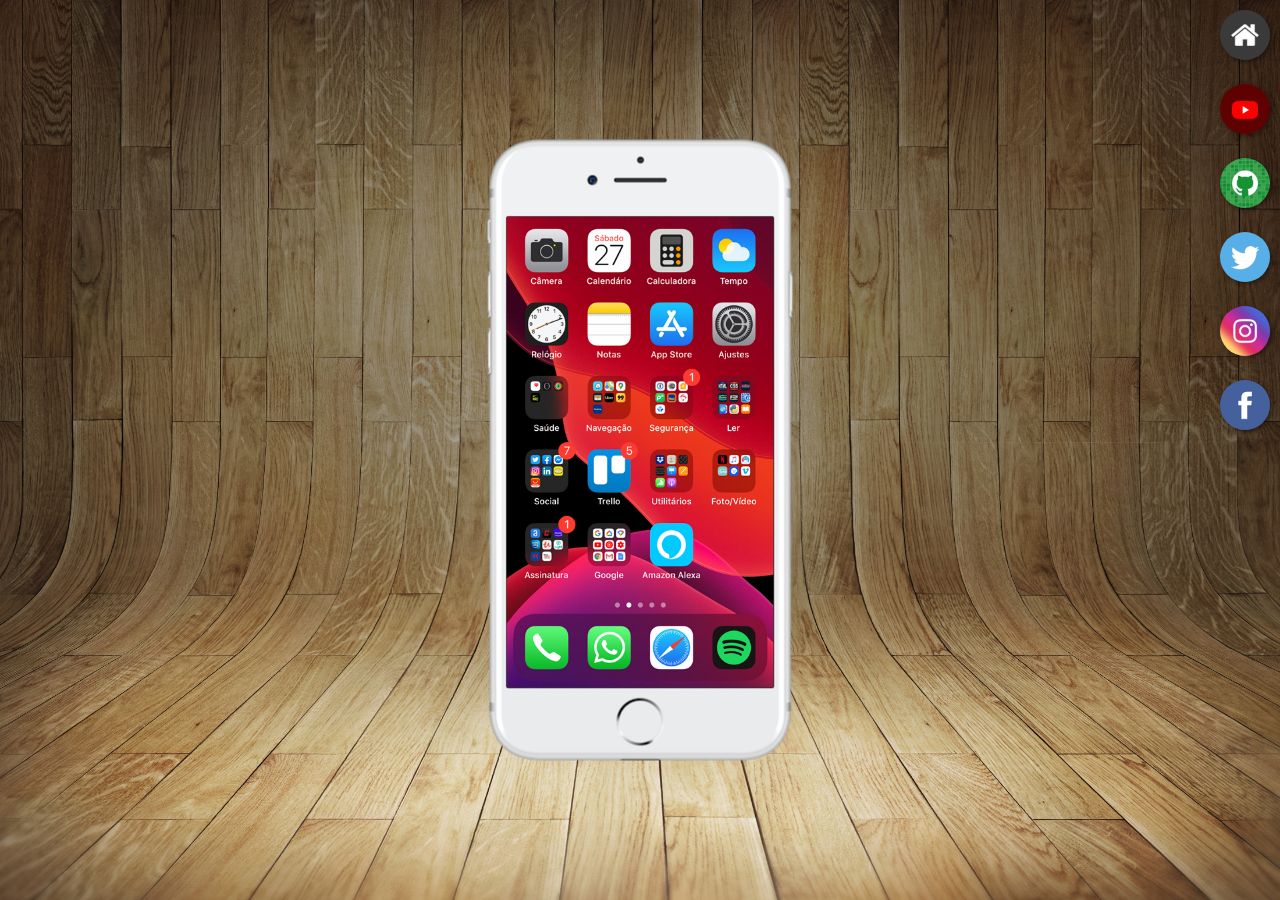
<file: index.html>
<!DOCTYPE html>
<html lang="pt-br">
<head>
    <meta charset="UTF-8">
    <meta name="viewport" content="width=device-width, initial-scale=1.0">
    <title>Projeto Redes Sociais</title>
    <link rel="stylesheet" href="estilos/style.css">
    <link rel="shortcut icon" href="favicon.ico" type="image/x-icon">
</head>
<body>
    <main>
        <section id="telefone">
            <iframe src="home.html" name="tela" id="tela" frameborder="0">

            </iframe>
        </section>
        <section id="redes-sociais">
            <a href="home.html" target="tela"><img src="imagens/logo-home.jpg" alt=""></a> <br>
            <a href="youtube.html" target="tela"><img src="imagens/logo-youtube.jpg" alt=""></a> <br>
            <a href="github.html" target="tela"><img src="imagens/logo-github.jpg" alt=""></a> <br>
            <a href="twitter.html" target="tela"><img src="imagens/logo-twitter.jpg" alt=""></a> <br>
            <a href="instagram.html" target="tela"><img src="imagens/logo-instagram.jpg" alt=""></a> <br>
            <a href="facebook.html" target="tela"><img src="imagens/logo-facebook.jpg" alt=""></a>
        </section>
    </main>
</body>
</html>
</file>
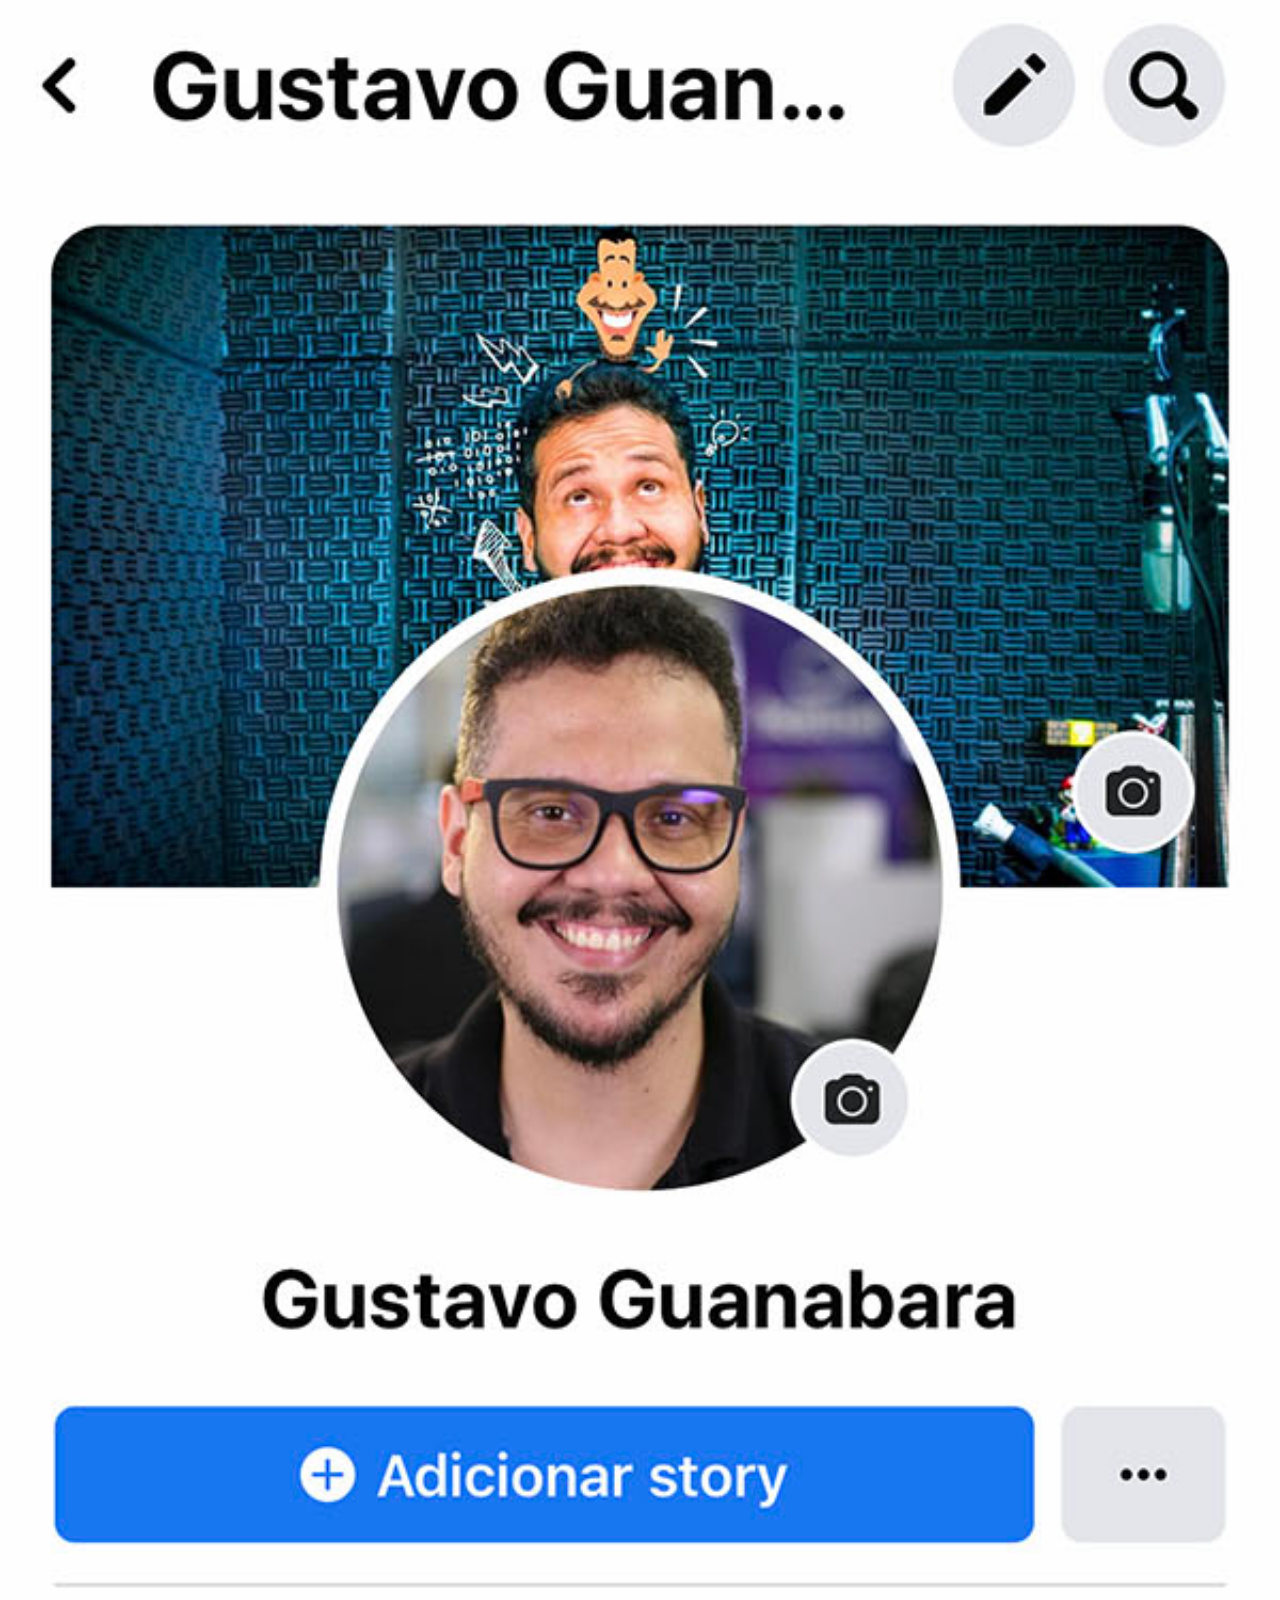
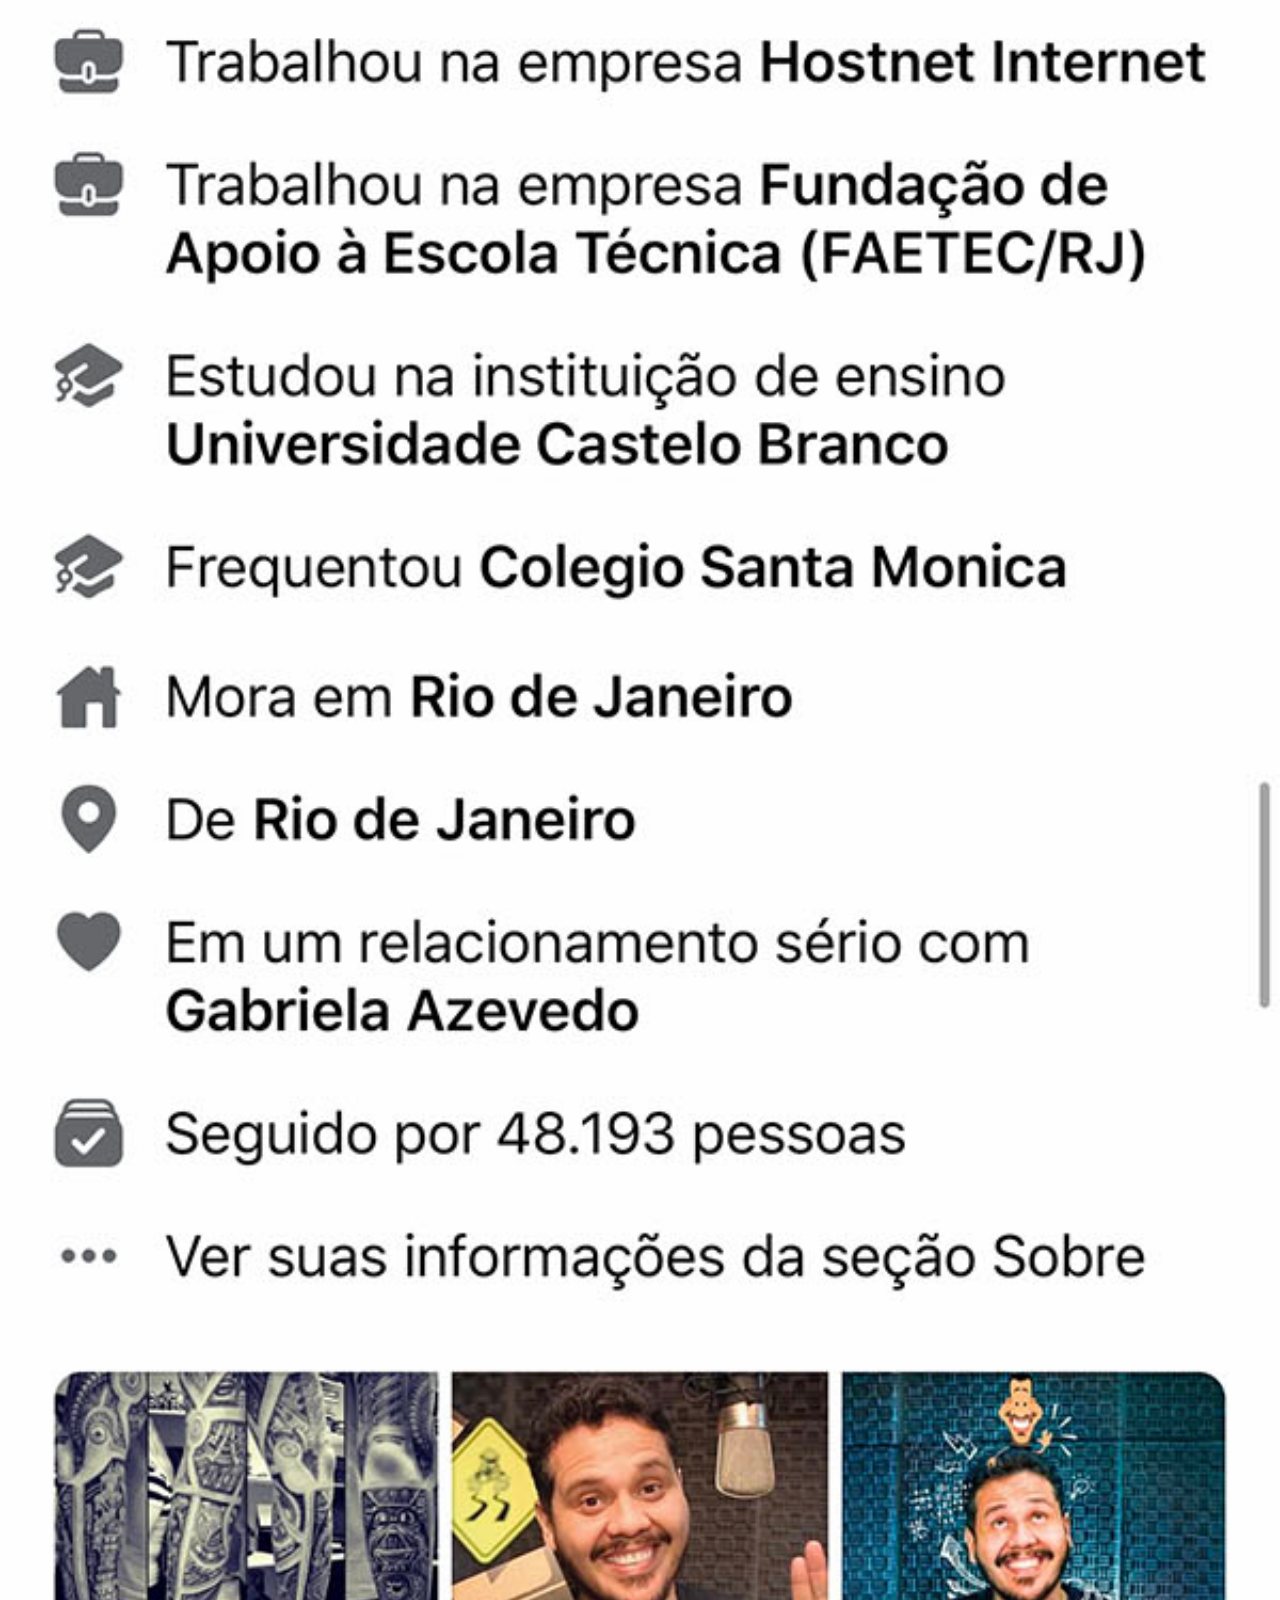
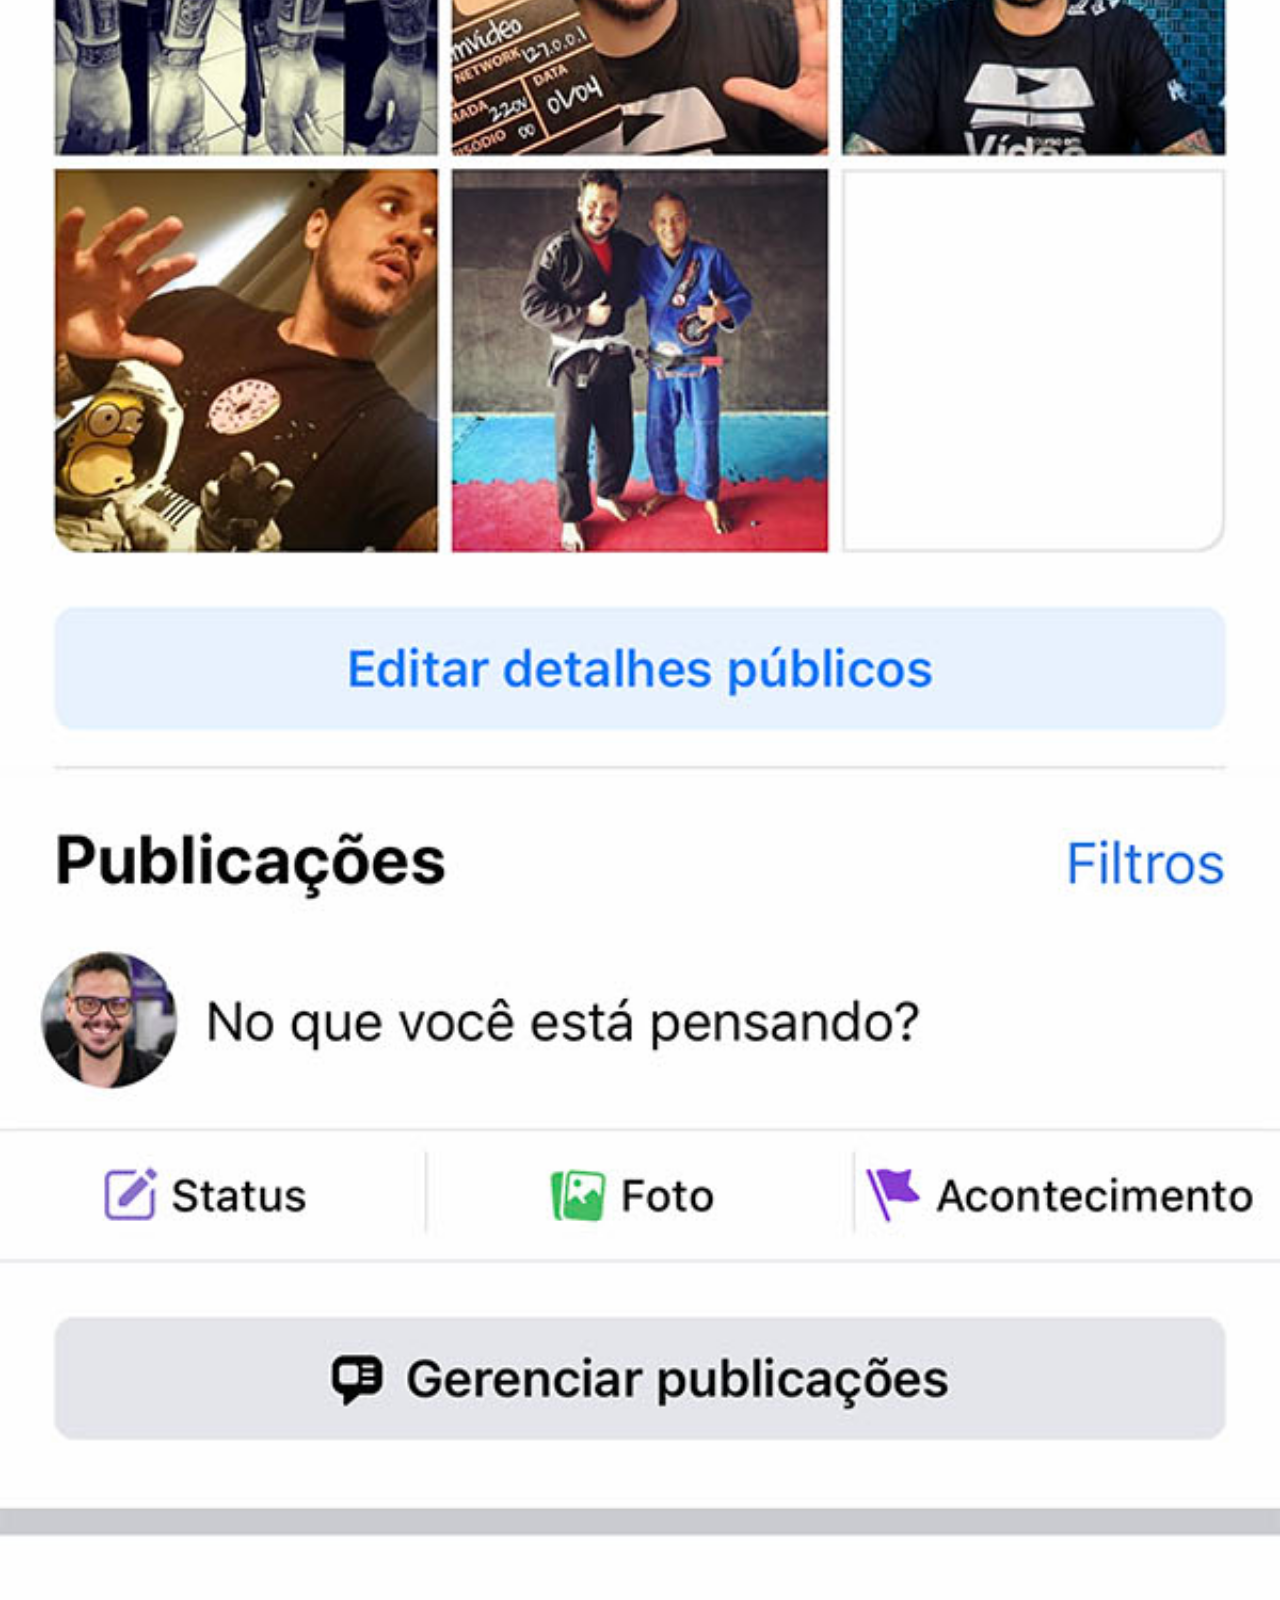
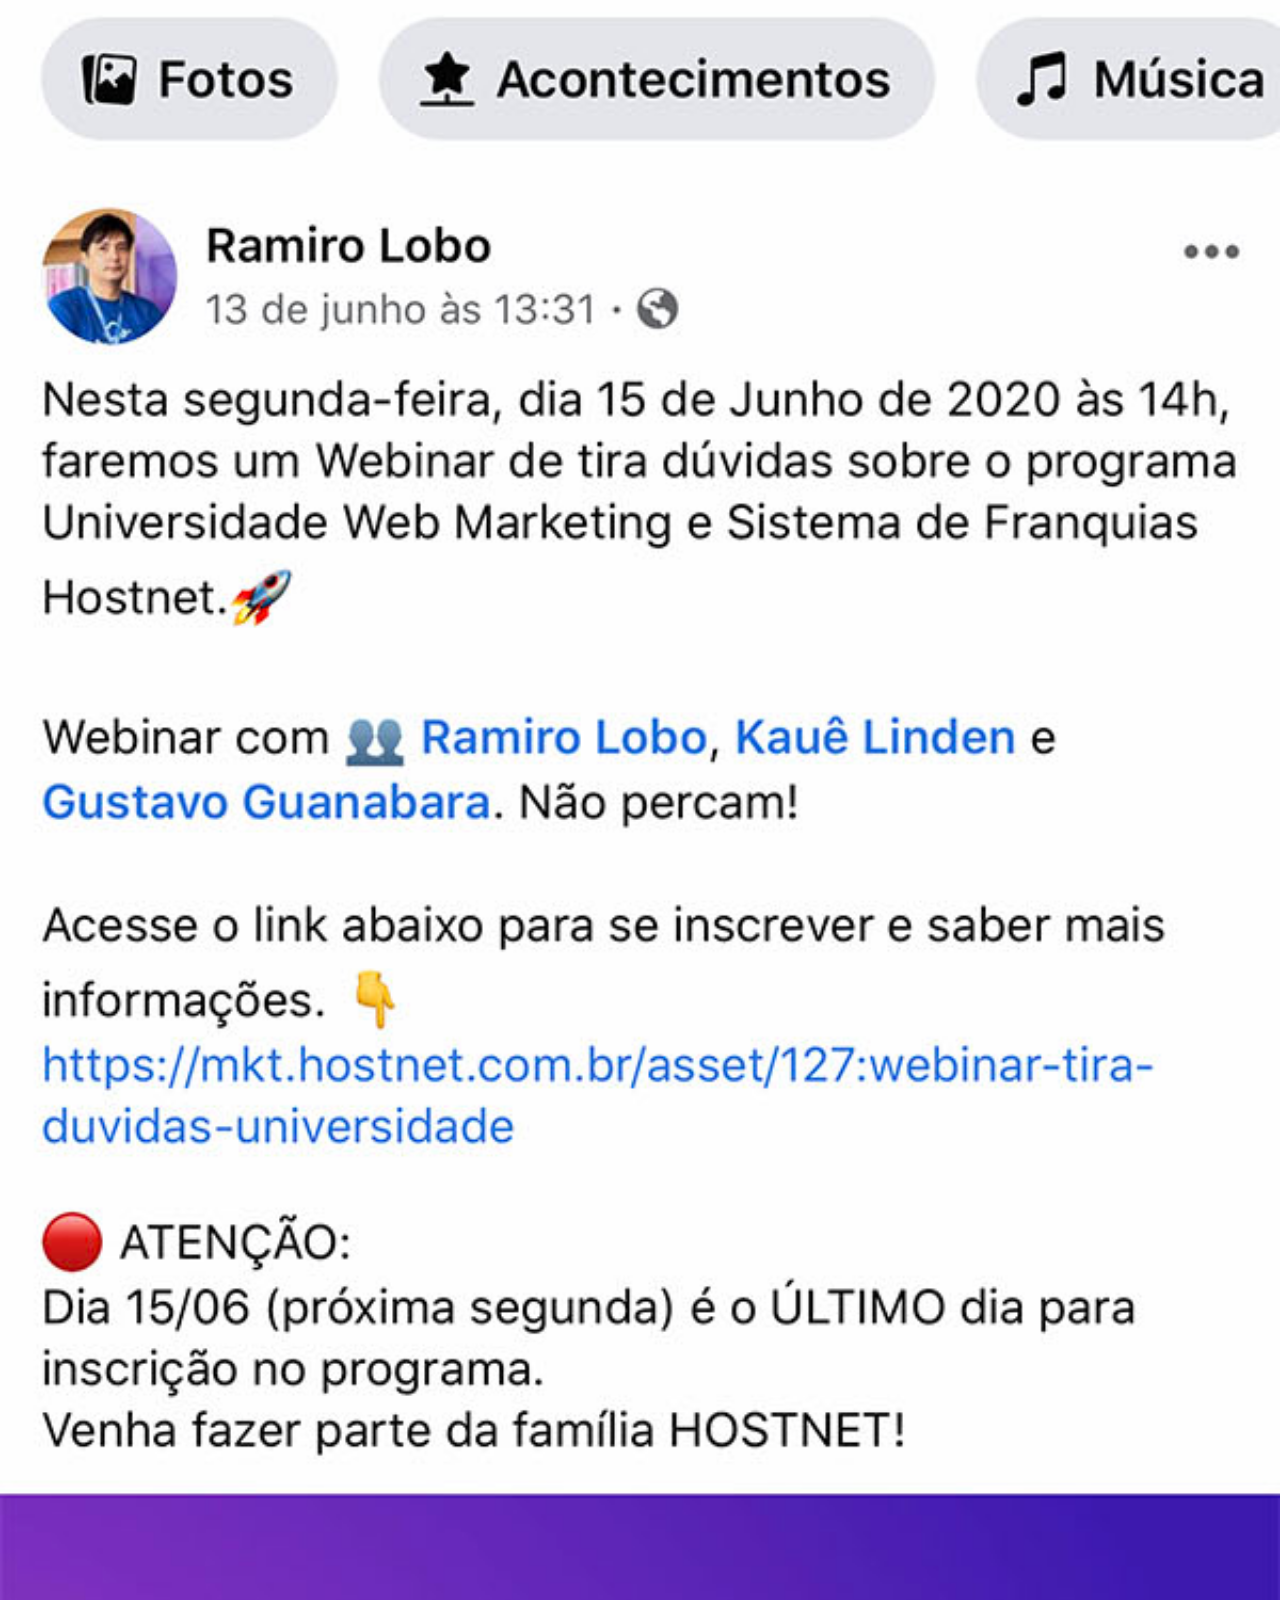
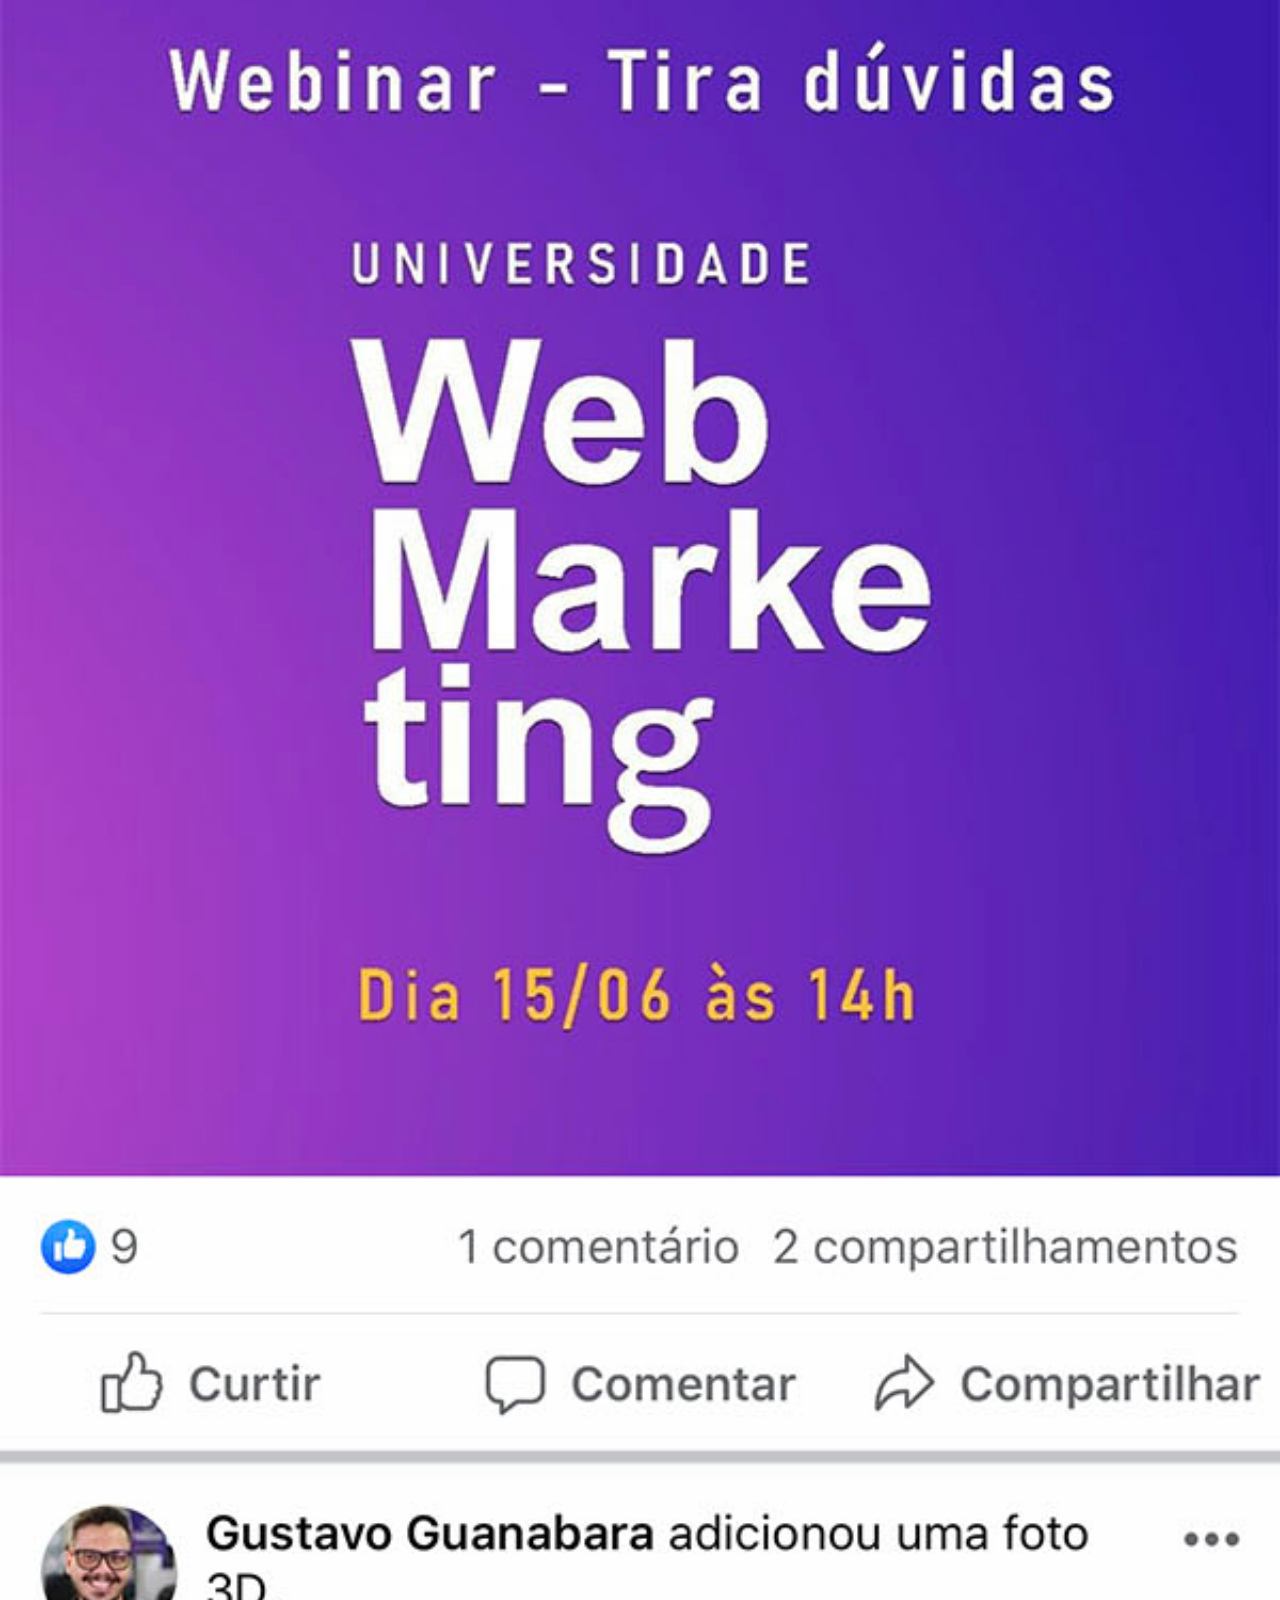
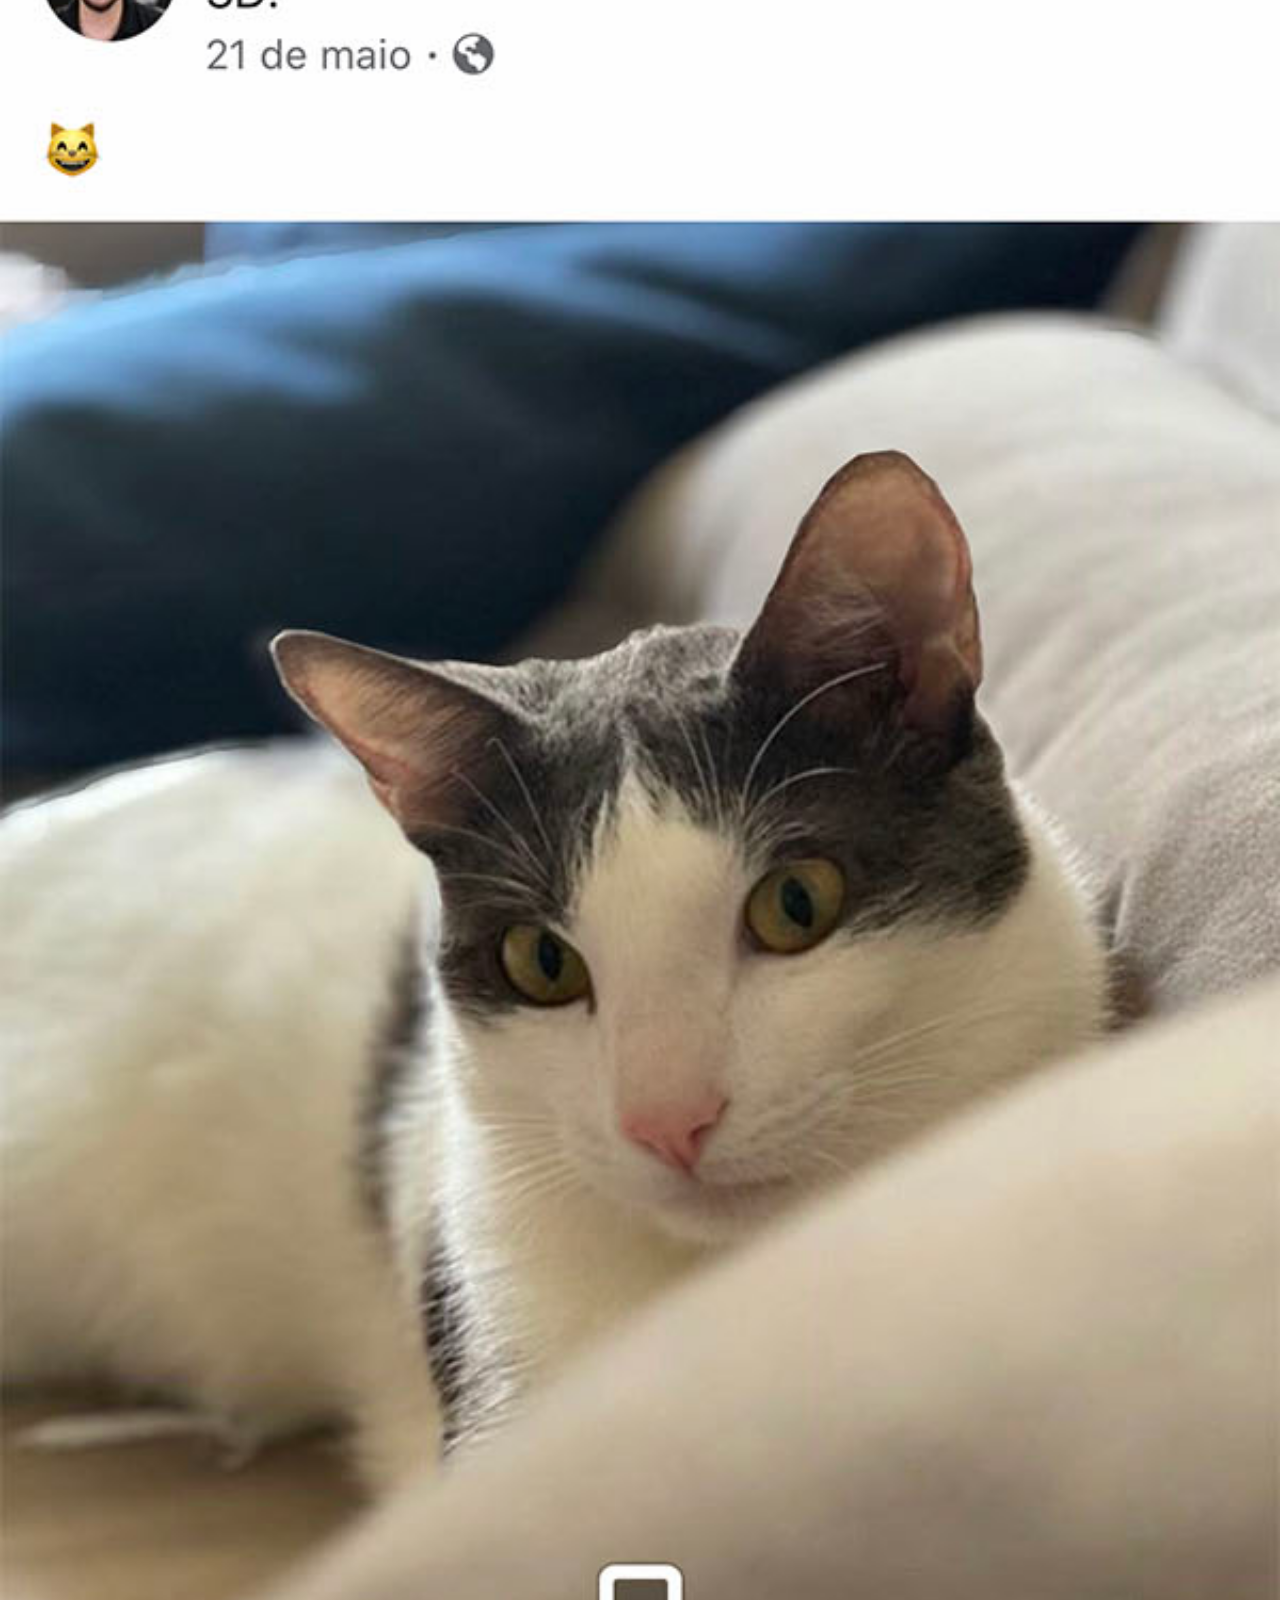
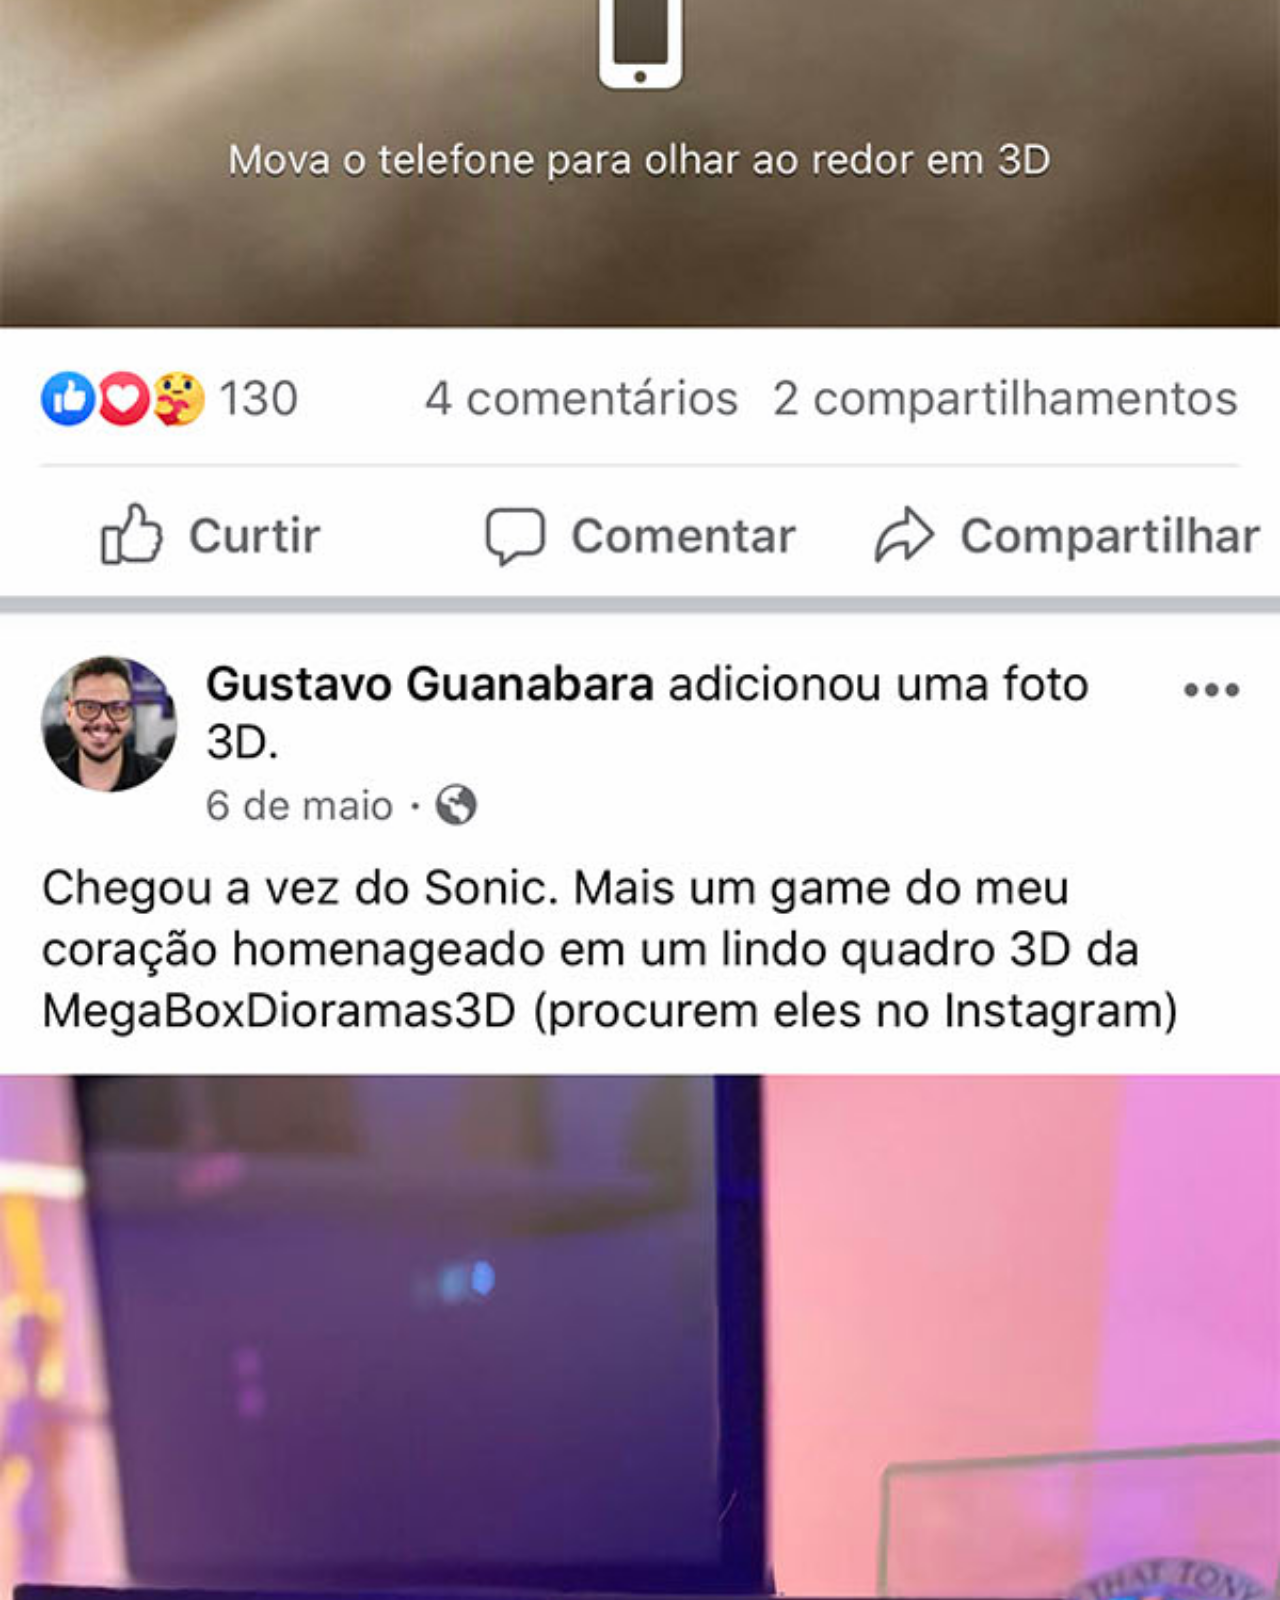
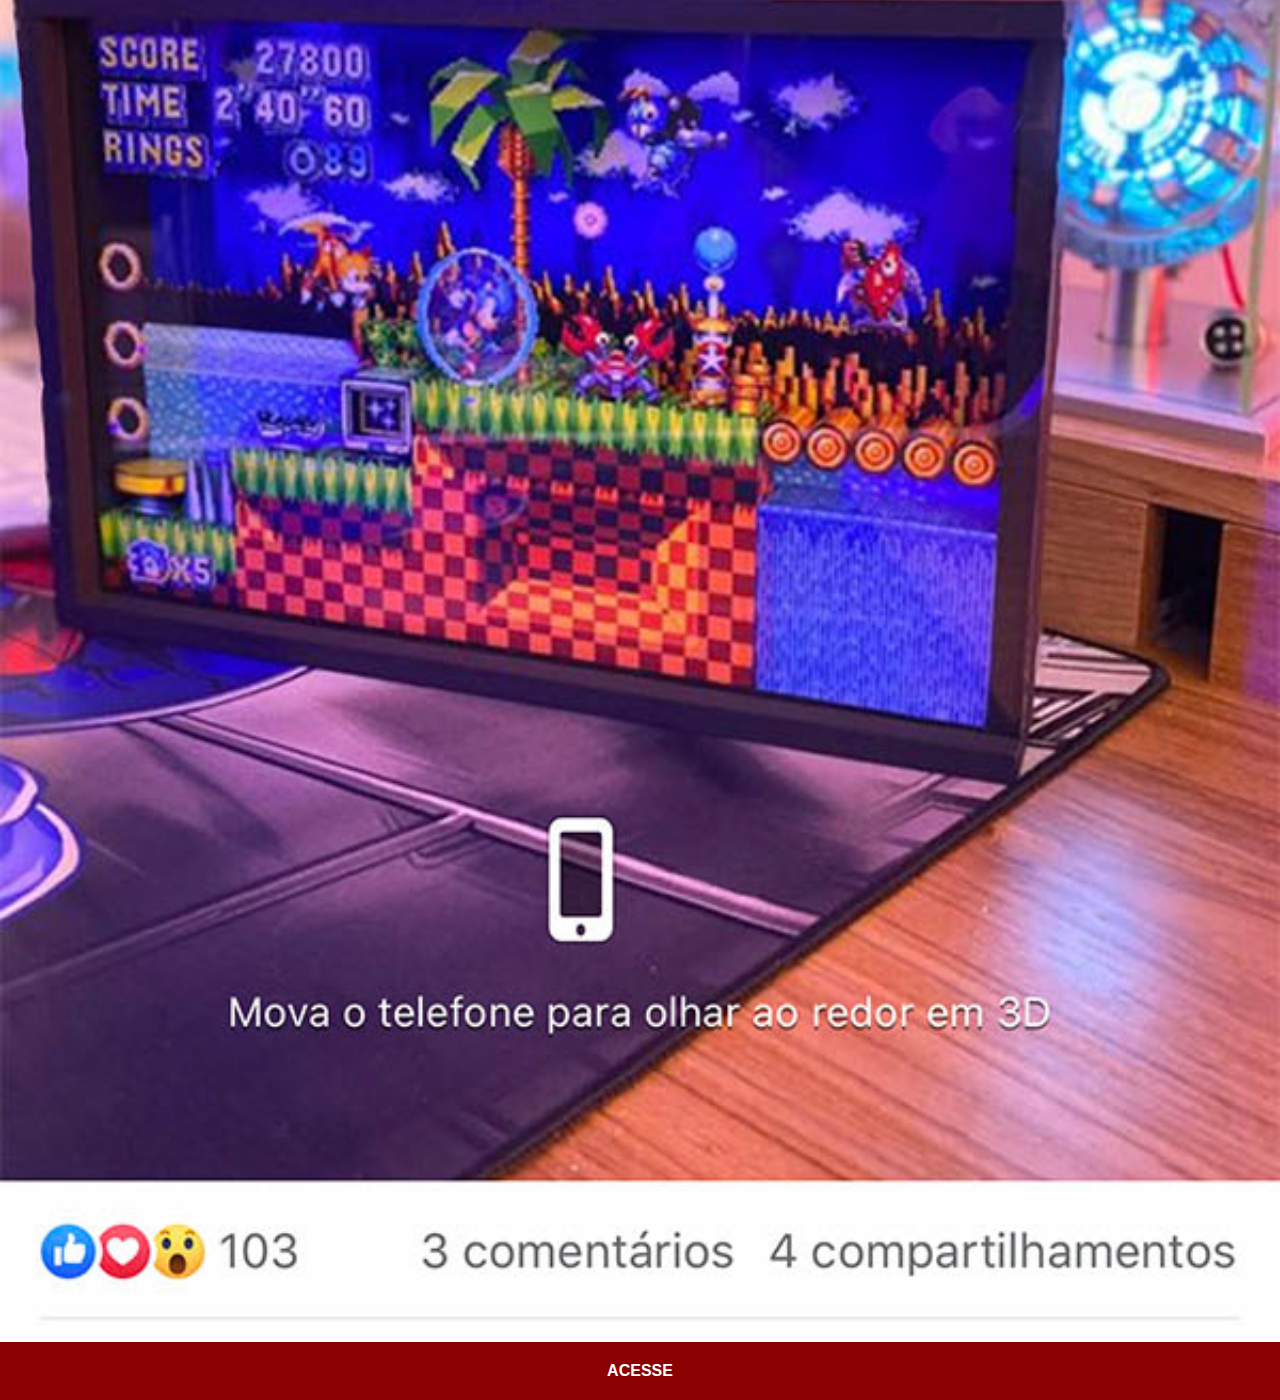
<file: facebook.html>
<!DOCTYPE html>
<html lang="pt-br">
<head>
    <meta charset="UTF-8">
    <meta name="viewport" content="width=device-width, initial-scale=1.0">
    <title>Facebook</title>
    <link rel="stylesheet" href="estilos/social.css">
</head>
<body>
    <img src="imagens/tela-facebook.jpg" alt="">
    <a href="https://www.facebook.com/gustavoguanabara/?locale=pt_BR" target="_blank">ACESSE</a>
</body>
</html>
</file>
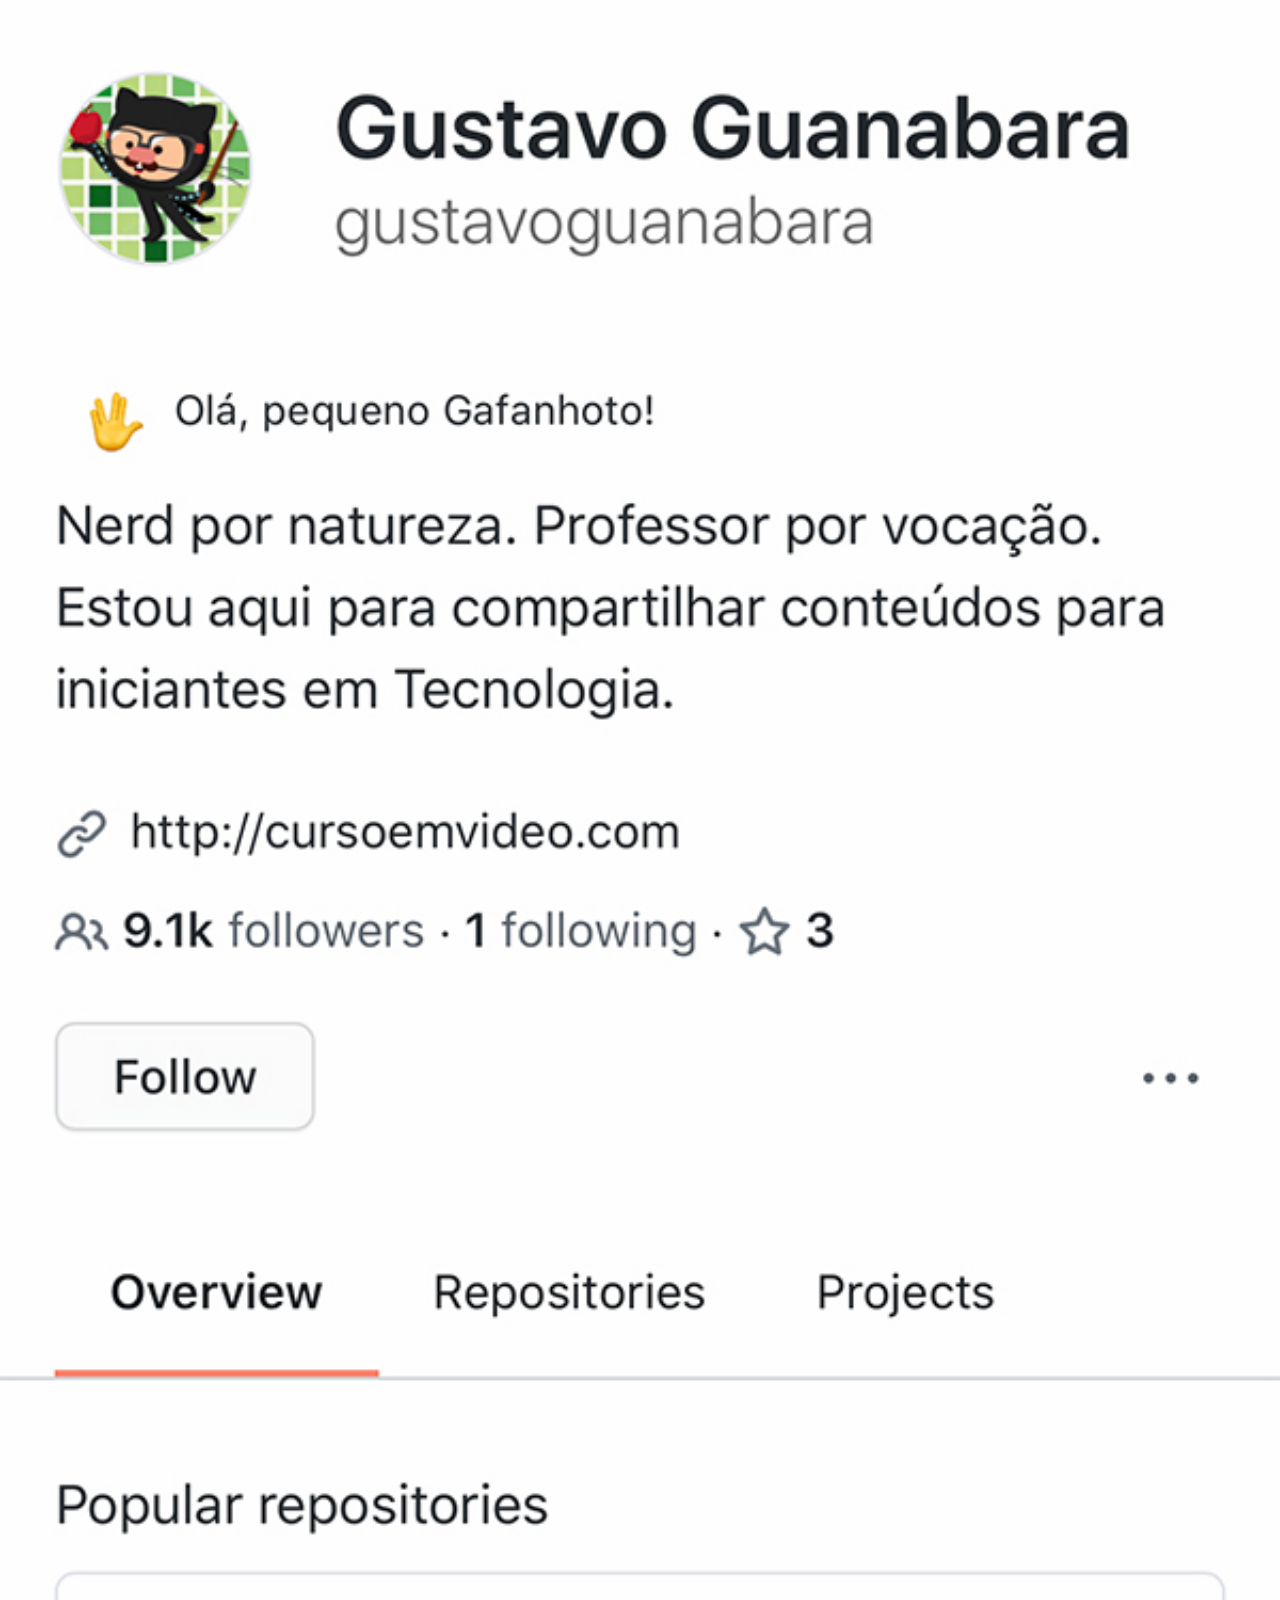
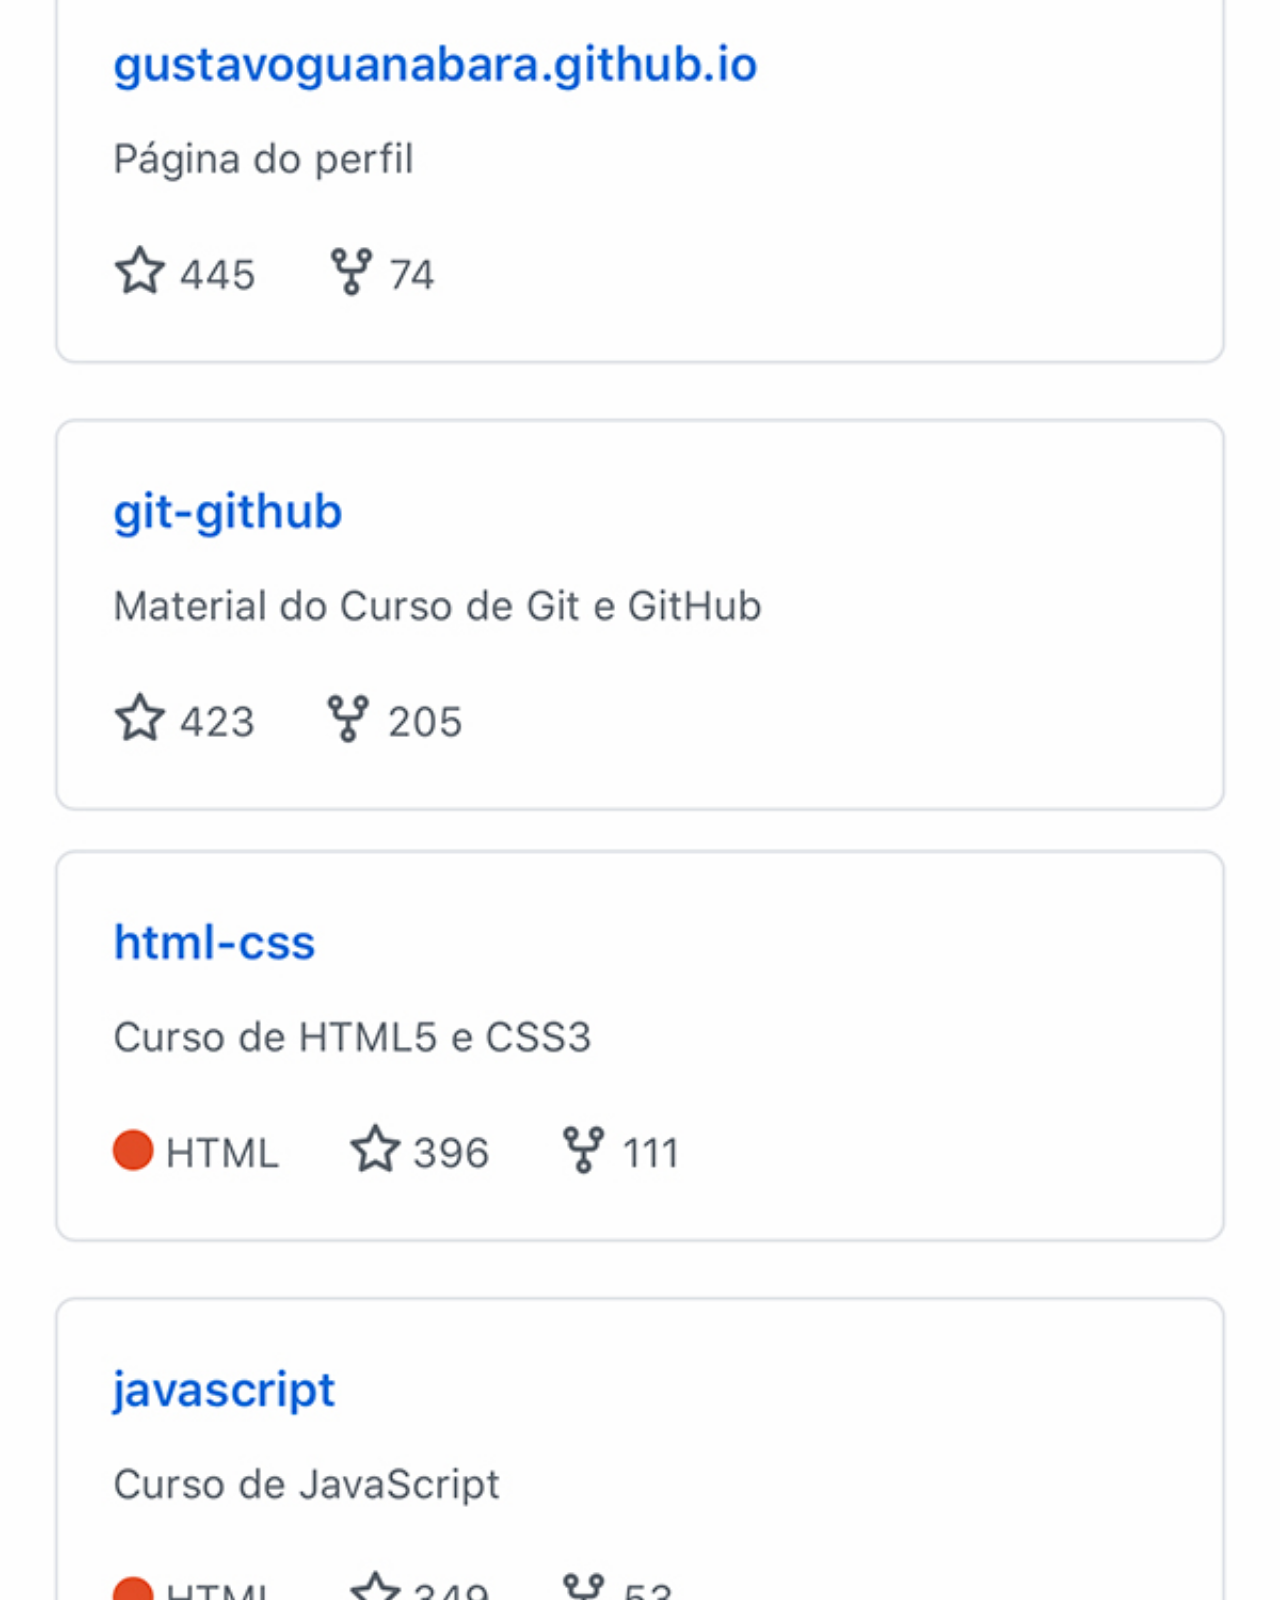
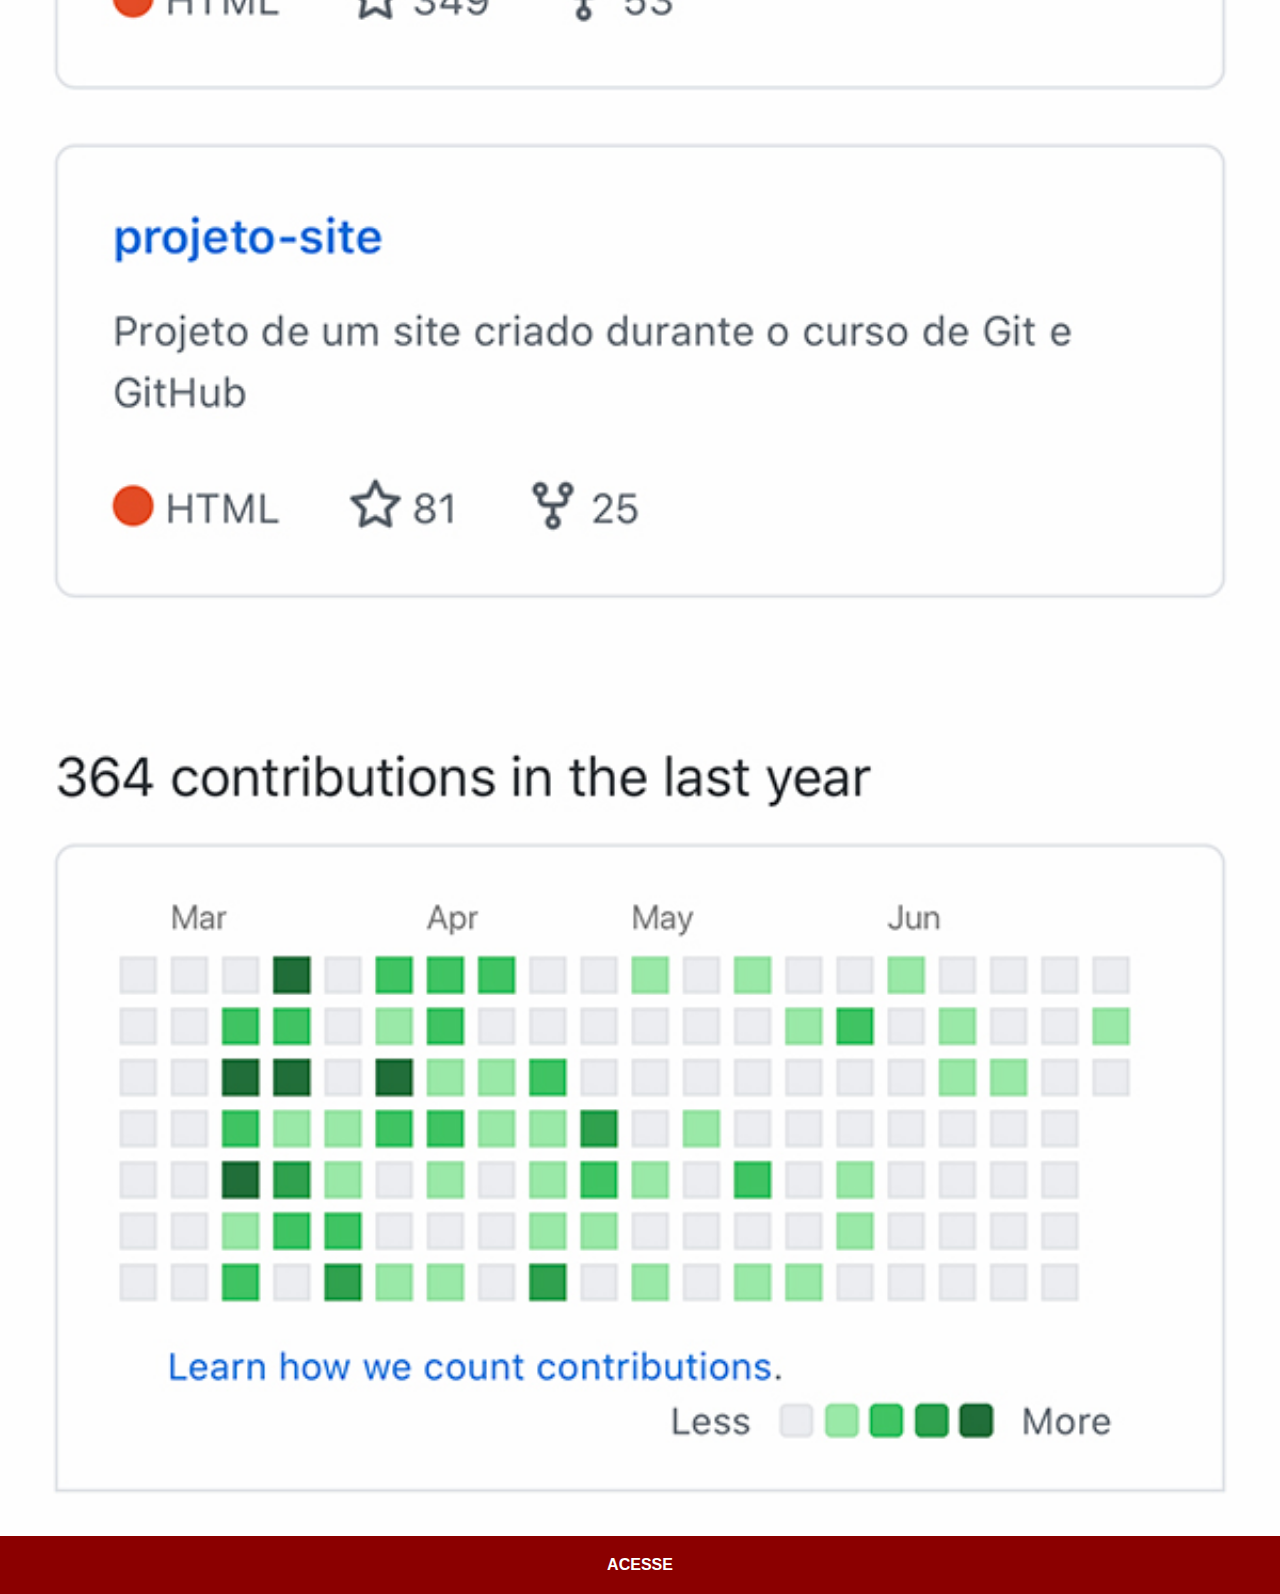
<file: github.html>
<!DOCTYPE html>
<html lang="pt-br">
<head>
    <meta charset="UTF-8">
    <meta name="viewport" content="width=device-width, initial-scale=1.0">
    <title>Twitter</title>
    <link rel="stylesheet" href="estilos/social.css">
</head>
<body>
    <img src="imagens/tela-github.jpg" alt="">
    <a href="https://gustavoguanabara.github.io/" target="_blank">ACESSE</a>
</body>
</html>
</file>
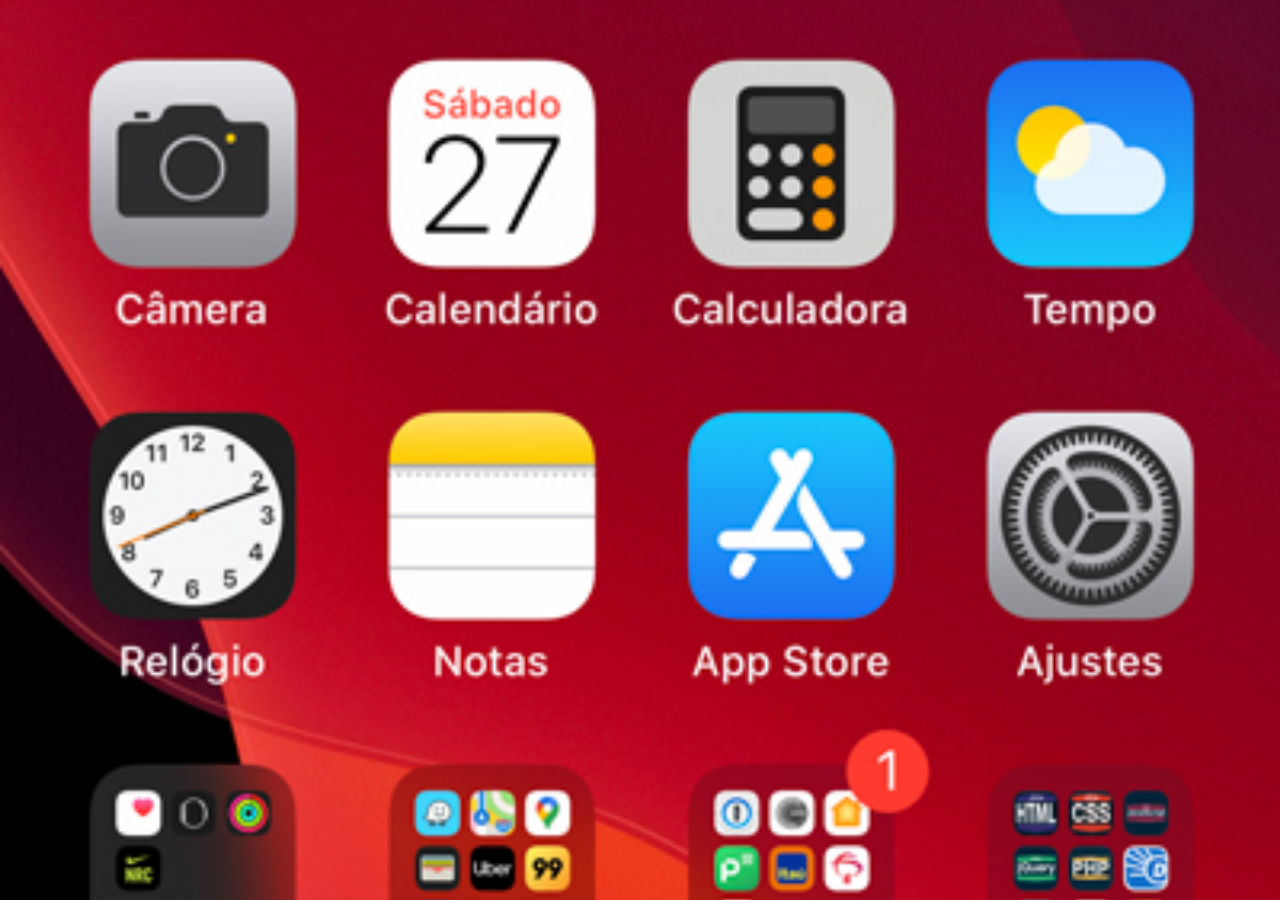
<file: home.html>
<!DOCTYPE html>
<html lang="pt-br">
<head>
    <meta charset="UTF-8">
    <meta name="viewport" content="width=device-width, initial-scale=1.0">
    <title>Document</title>
</head>
<style>
    *{
        margin: 0px;
        padding: 0px;
    }

    body{
        width: 100vw;
        height: 100vh;
        background: black url('imagens/tela-home.jpg' ) no-repeat top center;
        background-size: cover;
    }

</style>
<body>
    
</body>
</html>
</file>
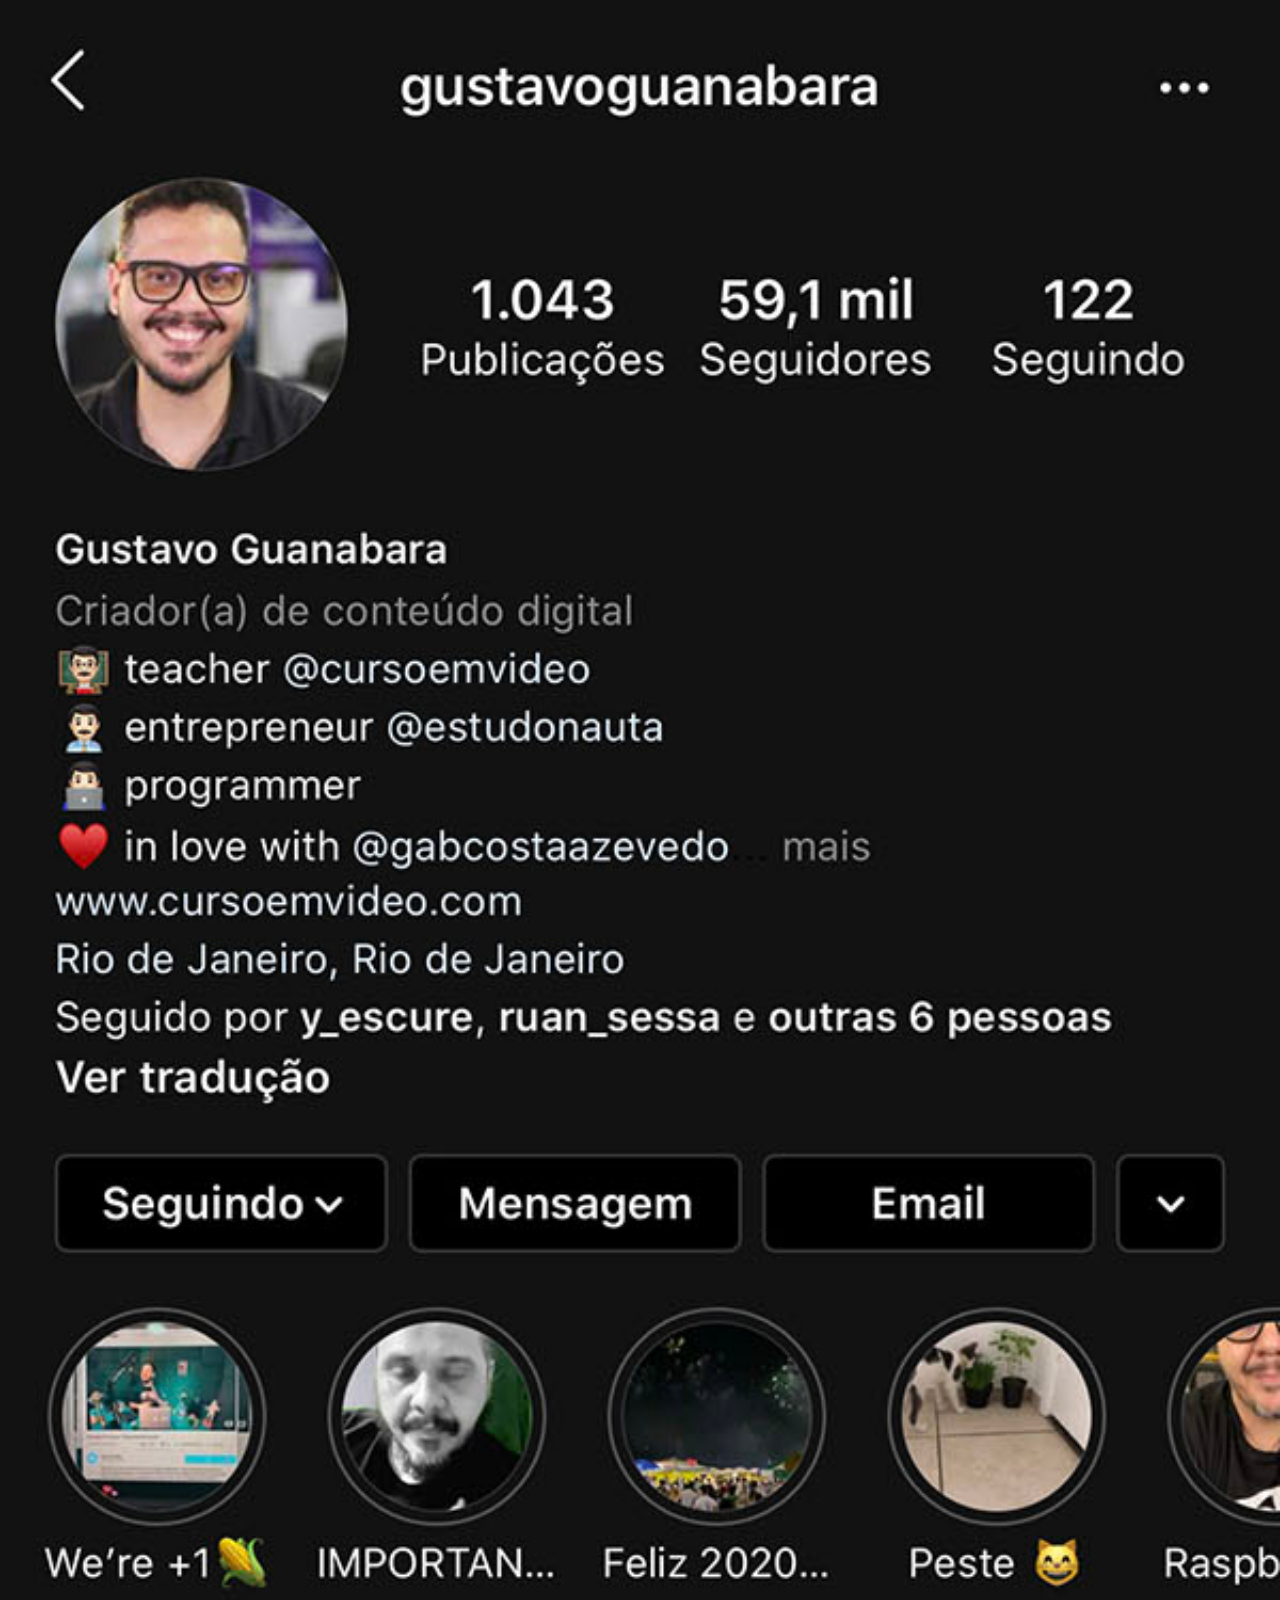
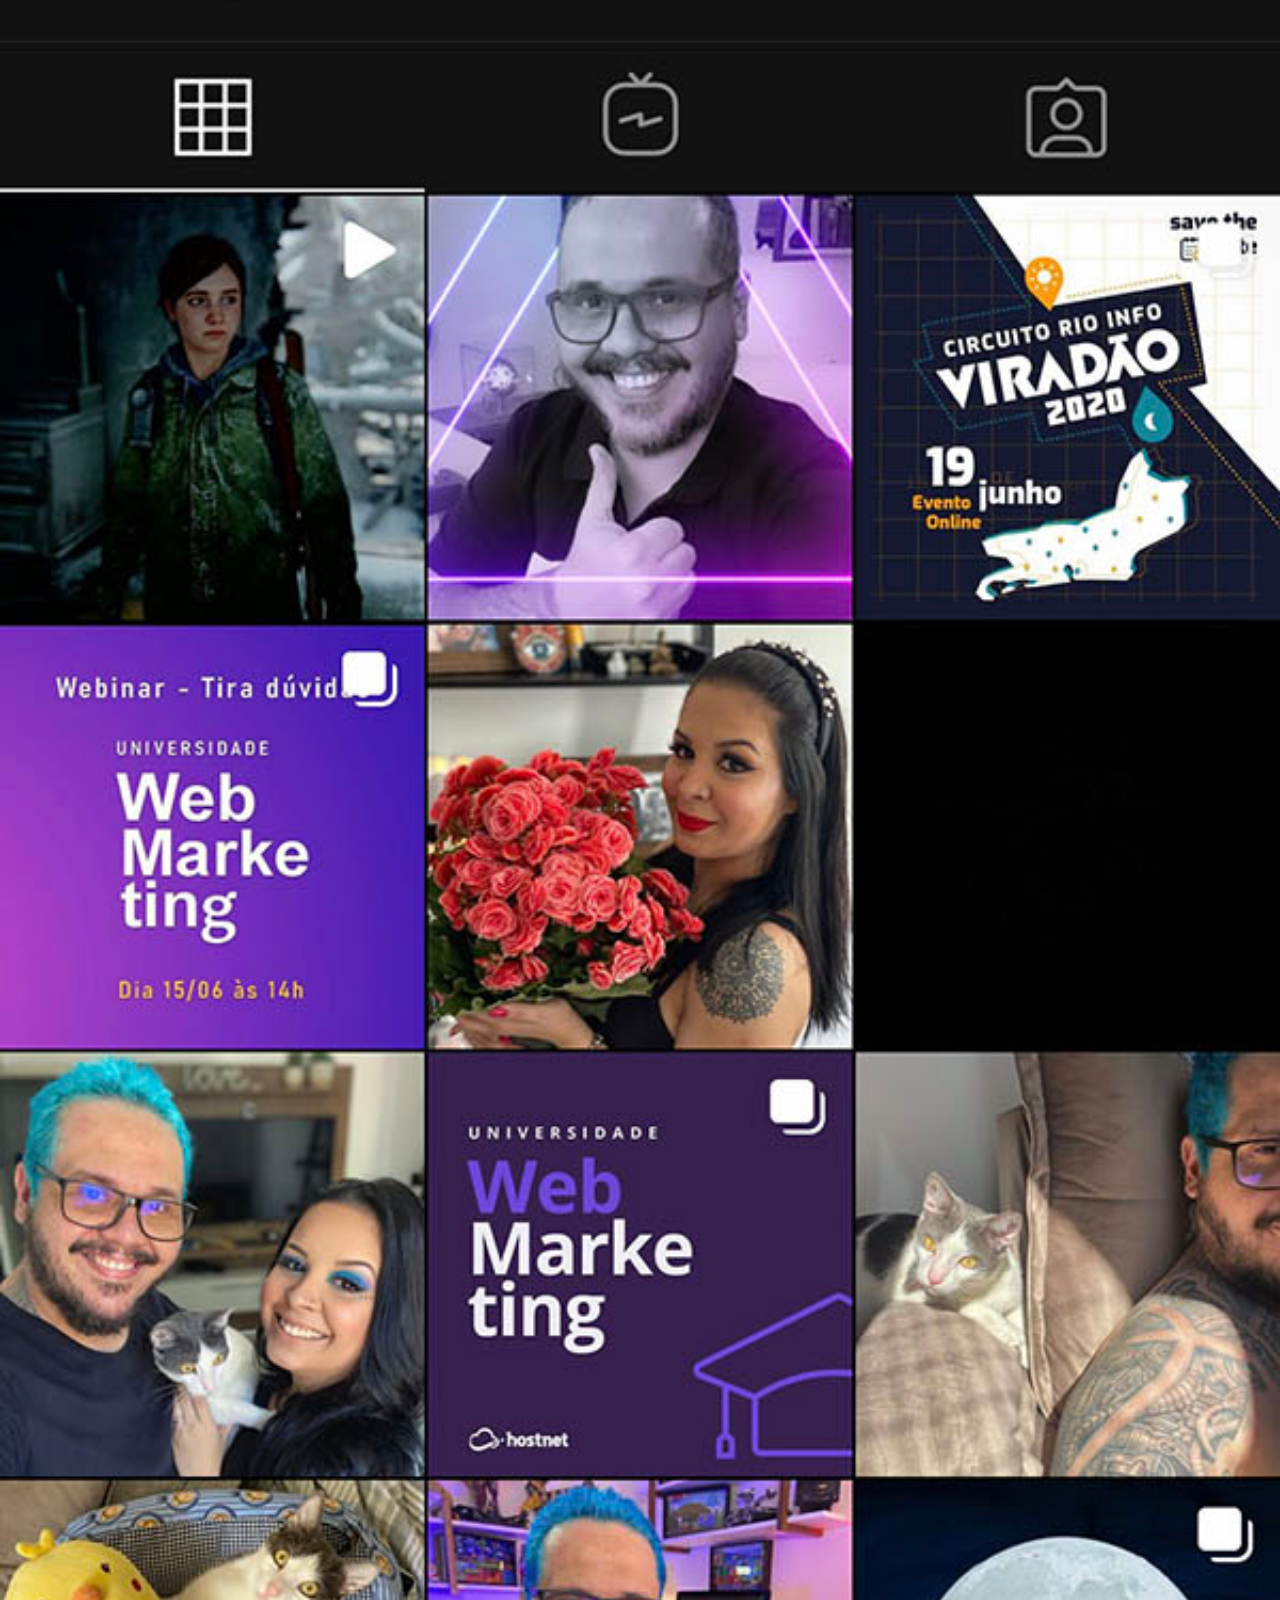
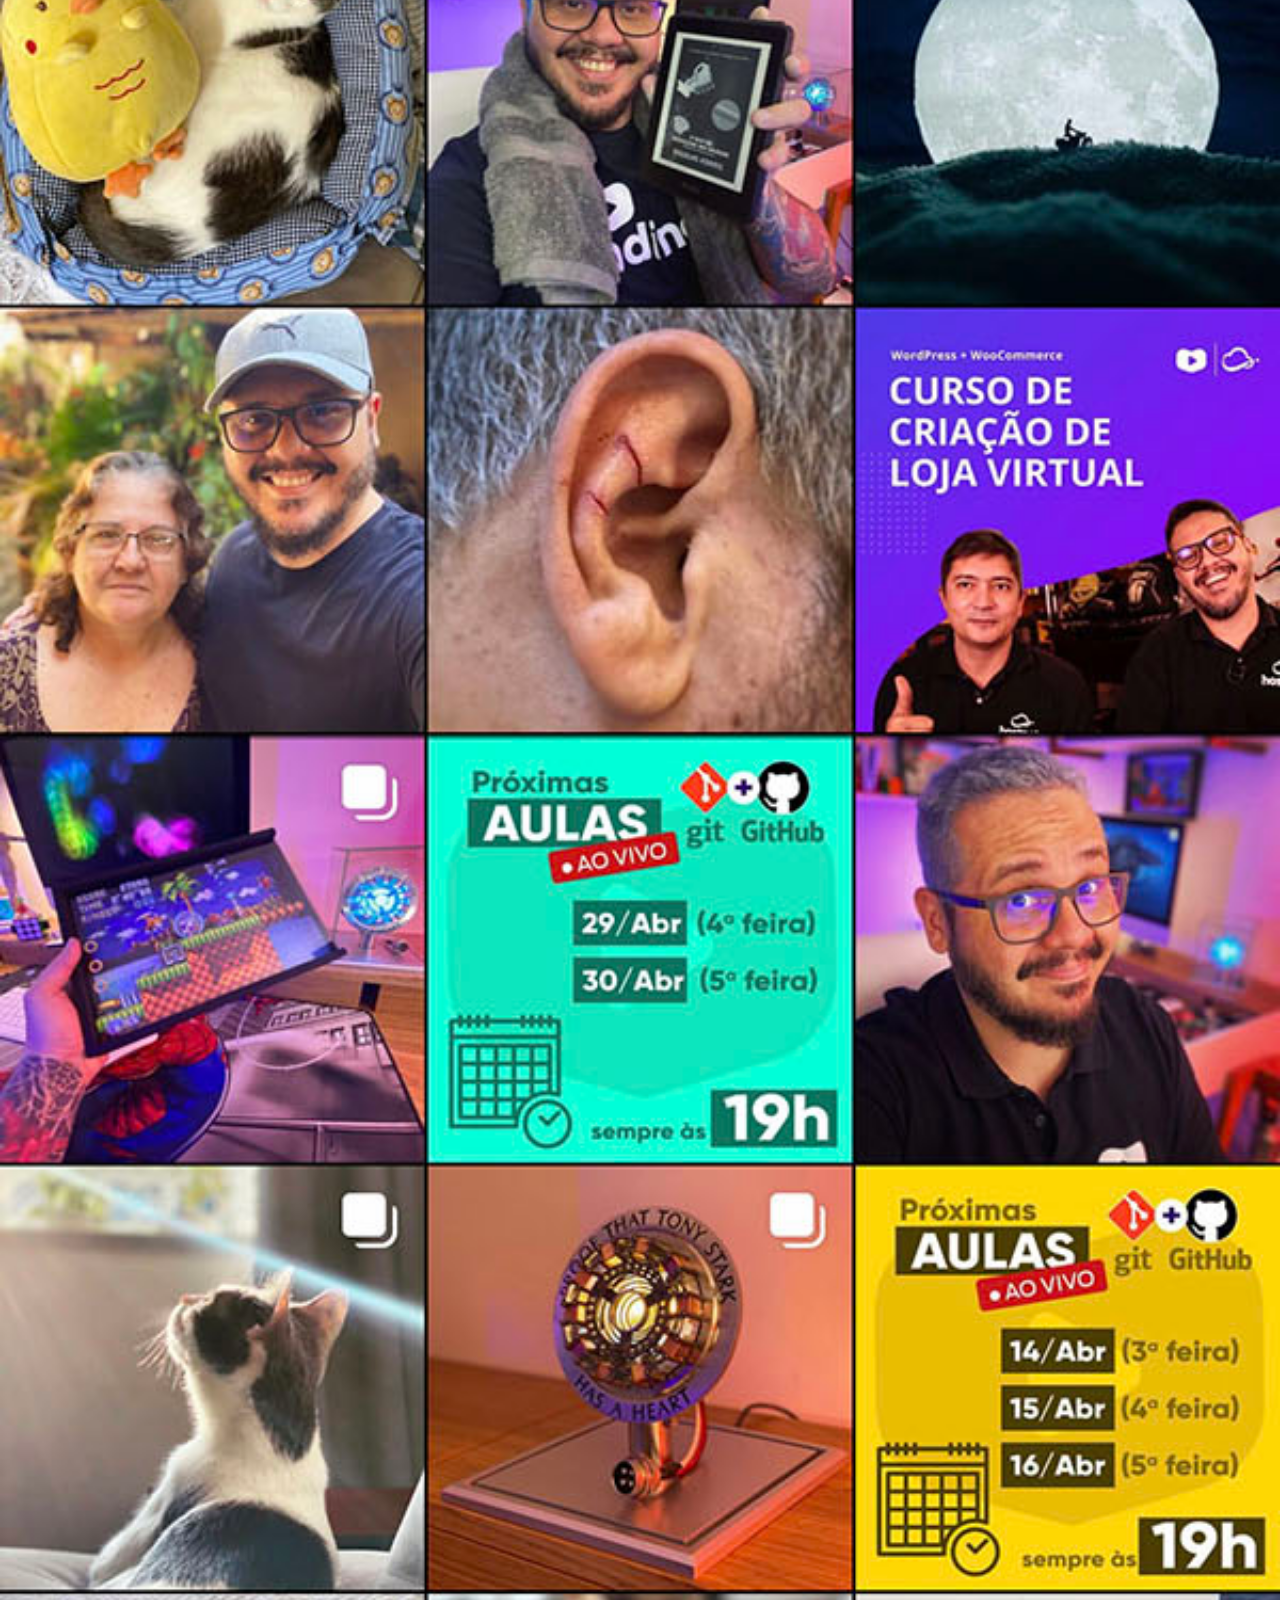
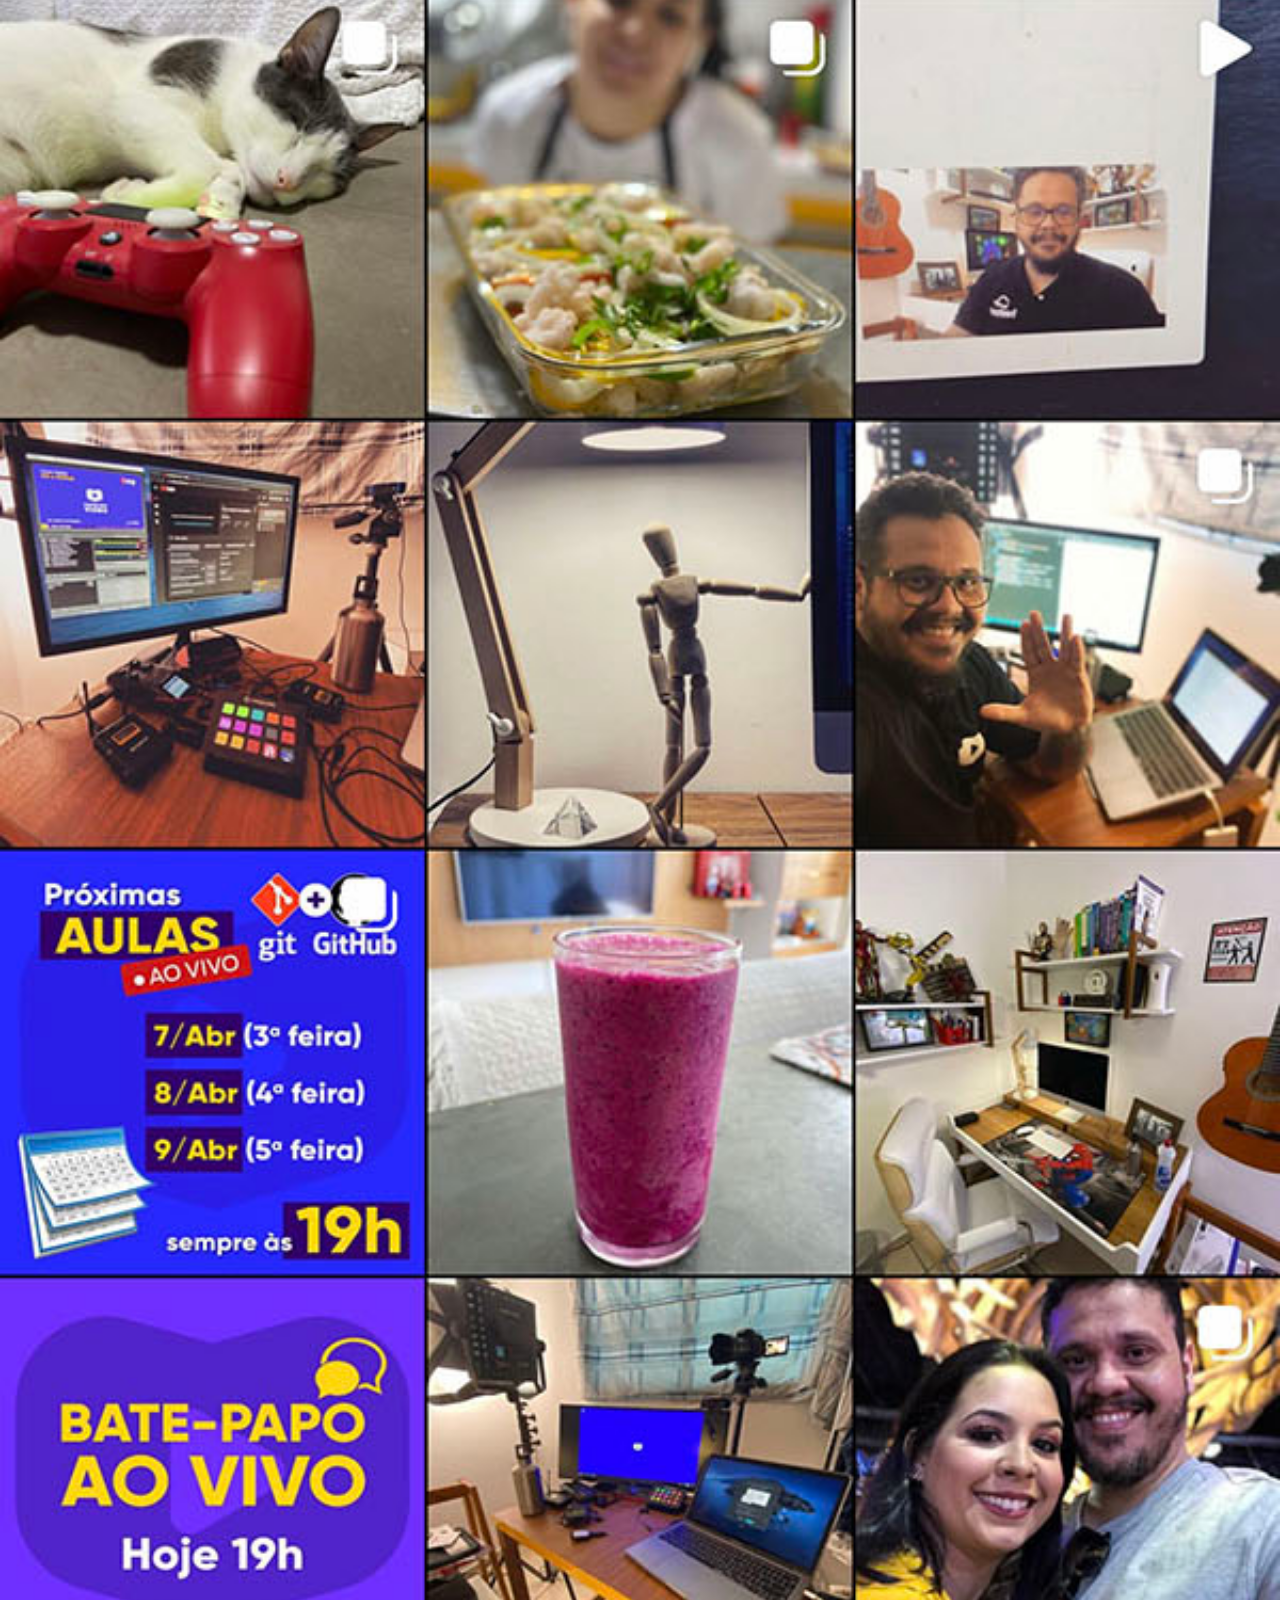
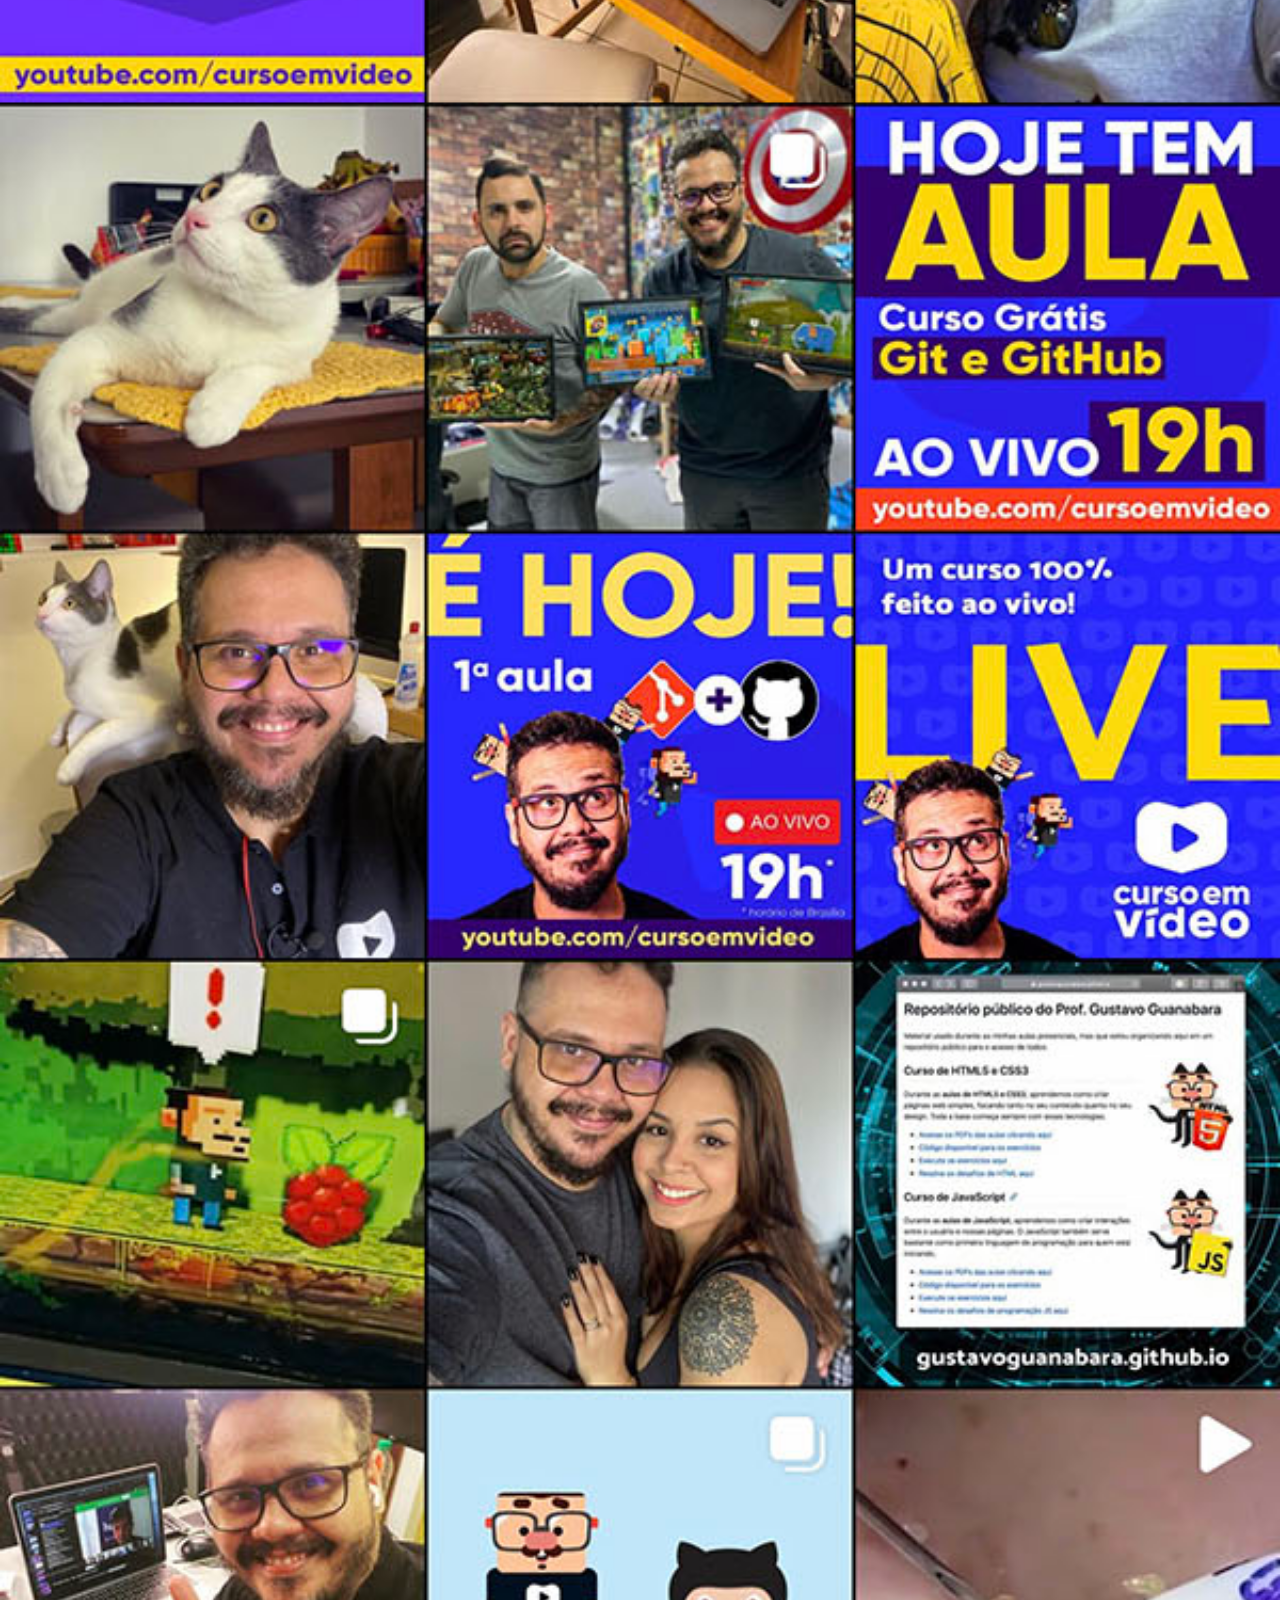
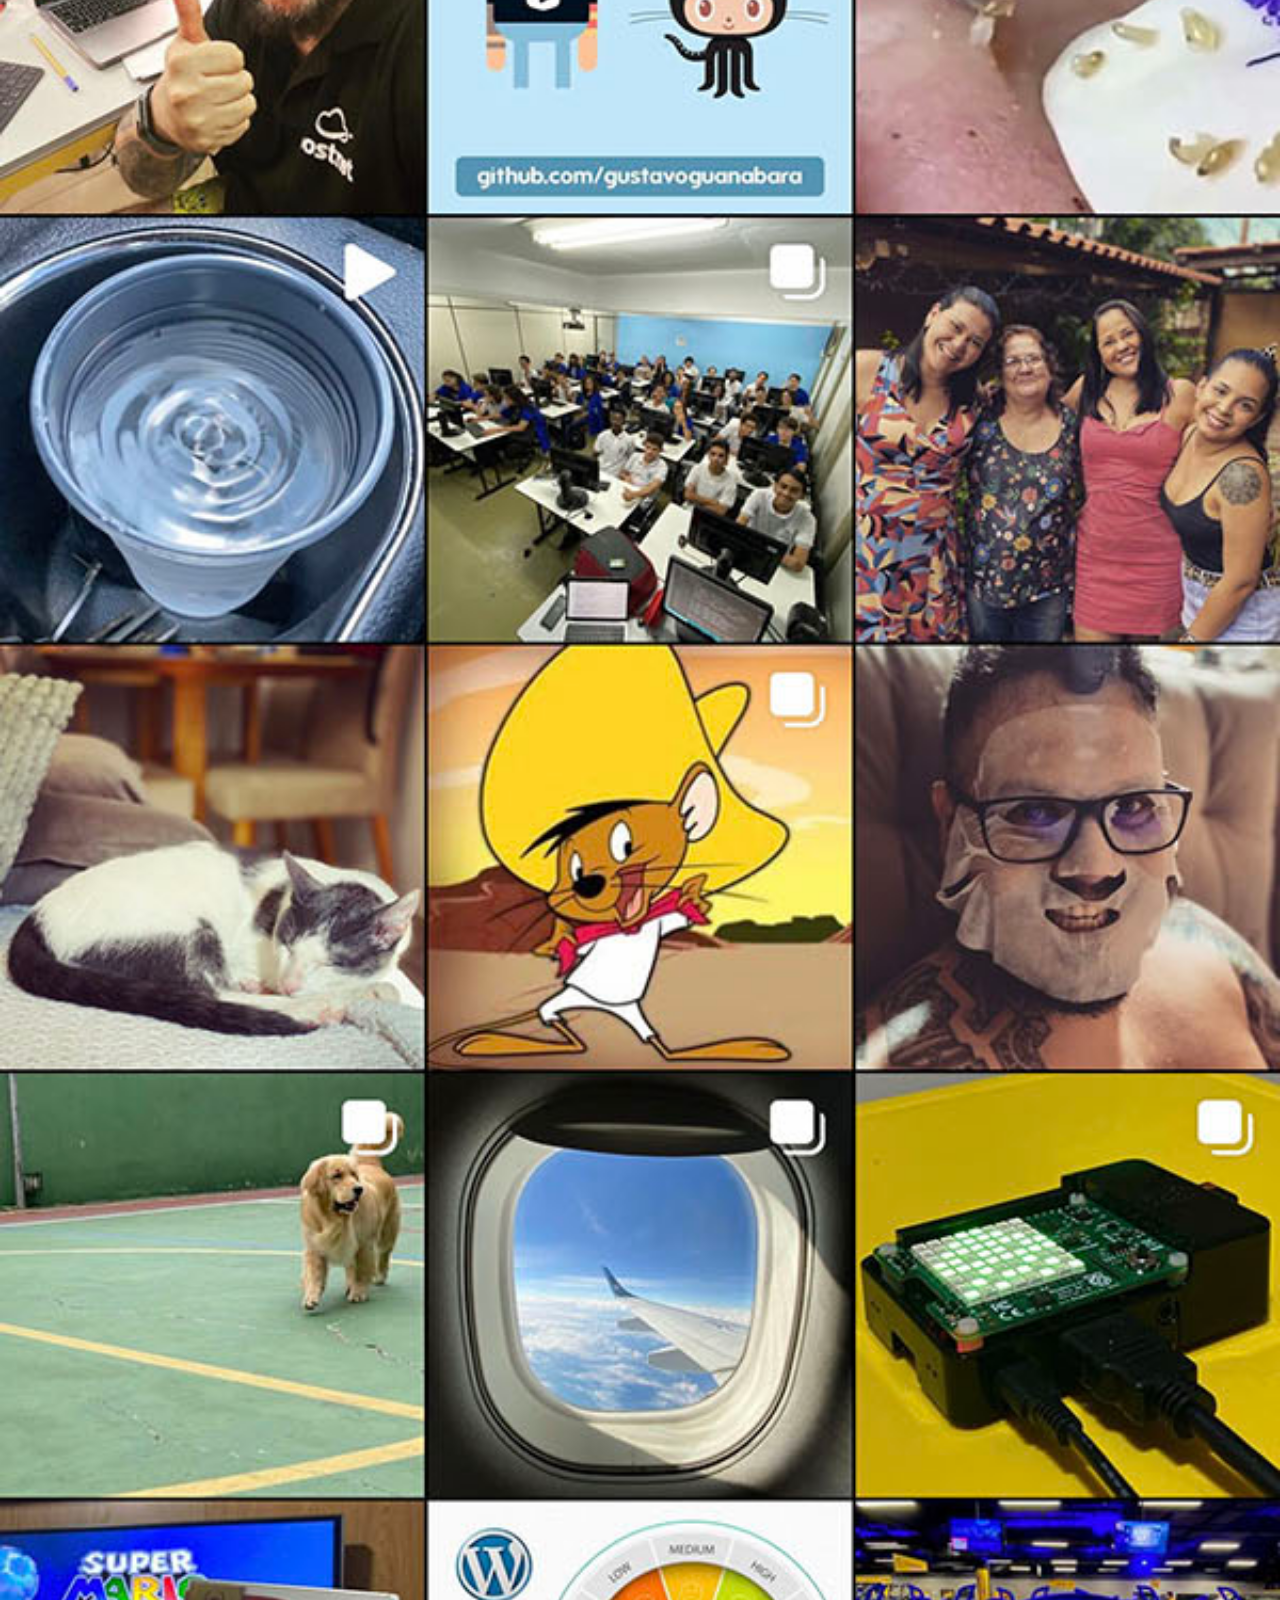
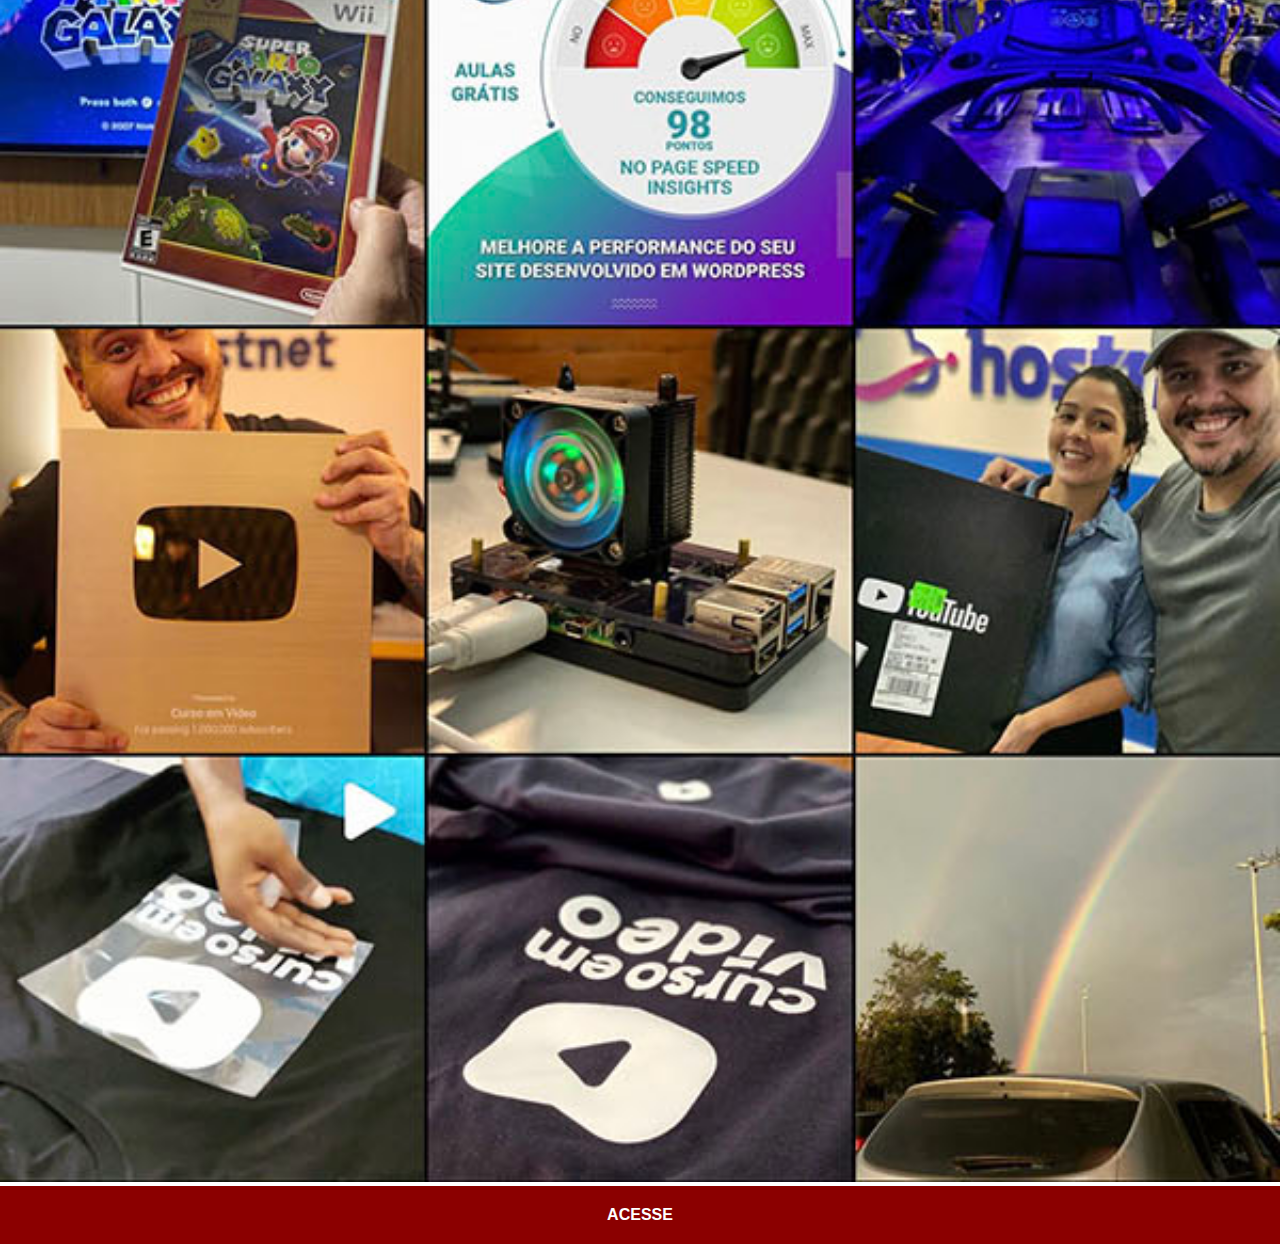
<file: instagram.html>
<!DOCTYPE html>
<html lang="pt-br">
<head>
    <meta charset="UTF-8">
    <meta name="viewport" content="width=device-width, initial-scale=1.0">
    <title>instagram</title>
    <link rel="stylesheet" href="estilos/social.css">
</head>
<body>
    <img src="imagens/tela-instagram.jpg" alt="">
    <a href="https://www.instagram.com/gustavoguanabara/" target="_blank">ACESSE</a>
</body>
</html>
</file>
<file: estilos/style.css>
@charset "UTF-8";

*{
    margin: 0px;
    padding: 0px;
    font-family: Arial, Helvetica, sans-serif;
}

html, body{
    height: 100vh;
    width: 100vw;
    background-color: black;
}

main{
    position: relative;
    height: 100vh;
    
}

body{
    background: url('../imagens/fundo-madeira.jpg') no-repeat top center;
    background-size: cover;
    background-attachment: fixed;
}

section#telefone{
    position: absolute;
    top: 50%;
    left: 50%;
    transform: translate(-50%, -50%);

    height: 627px;
    width: 311px;
    background: url('../imagens/frame-iphone.png') no-repeat;
    
}

iframe#tela{
    position: relative;
    top: 80px;
    left: 22px;
    width: 267px;
    height: 471px;
}

section#redes-sociais{
    text-align: right;
}

section#redes-sociais img{
    width: 50px;
    margin: 10px;
    border-radius: 50%;
    box-shadow: 2px 2px 5px hsla(0, 0%, 0%, 0.432);
    box-sizing: border-box;
}

section#redes-sociais img:hover{
    border: 2px solid rgba(255, 255, 255, 0.623);
    transform: translate(-3px, -3px);
    box-shadow: 5px 5px 10px rgba(0, 0, 0, 0.603);
    transition: trasform .4s, border .6s;
}
</file>
<file: estilos/social.css>
@charset "UTF-8";

*{
    margin: 0px;
    padding: 0px;
    font-family: Arial, Helvetica, sans-serif;
}

::-webkit-scrollbar{
    width: 0px;
    height: 0px;
}

img{
    width: 100vw;
}

a{
    display: block;
    background-color: darkred;
    color: white;
    padding: 20px;
    text-align: center;
    font-weight: bolder;
    text-decoration: none;
}

a:hover{
    background-color: red;
}
</file>
